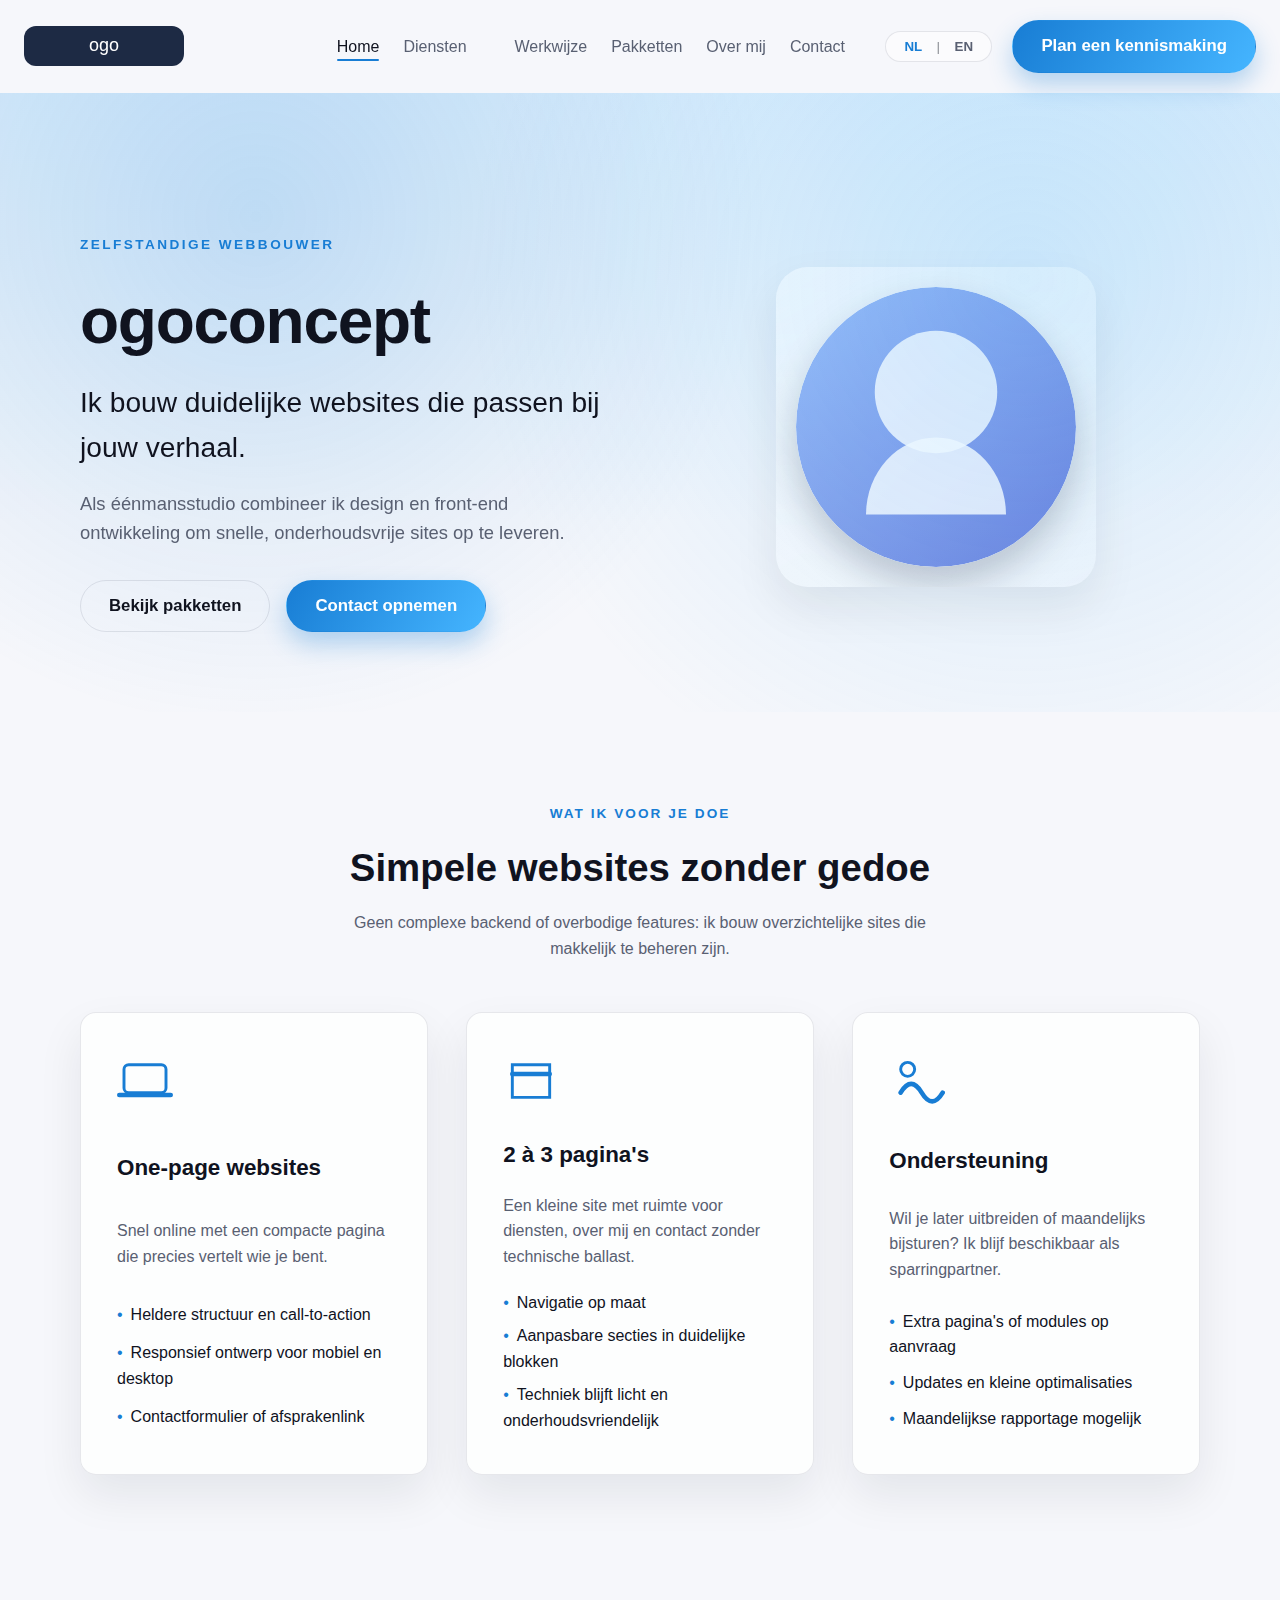
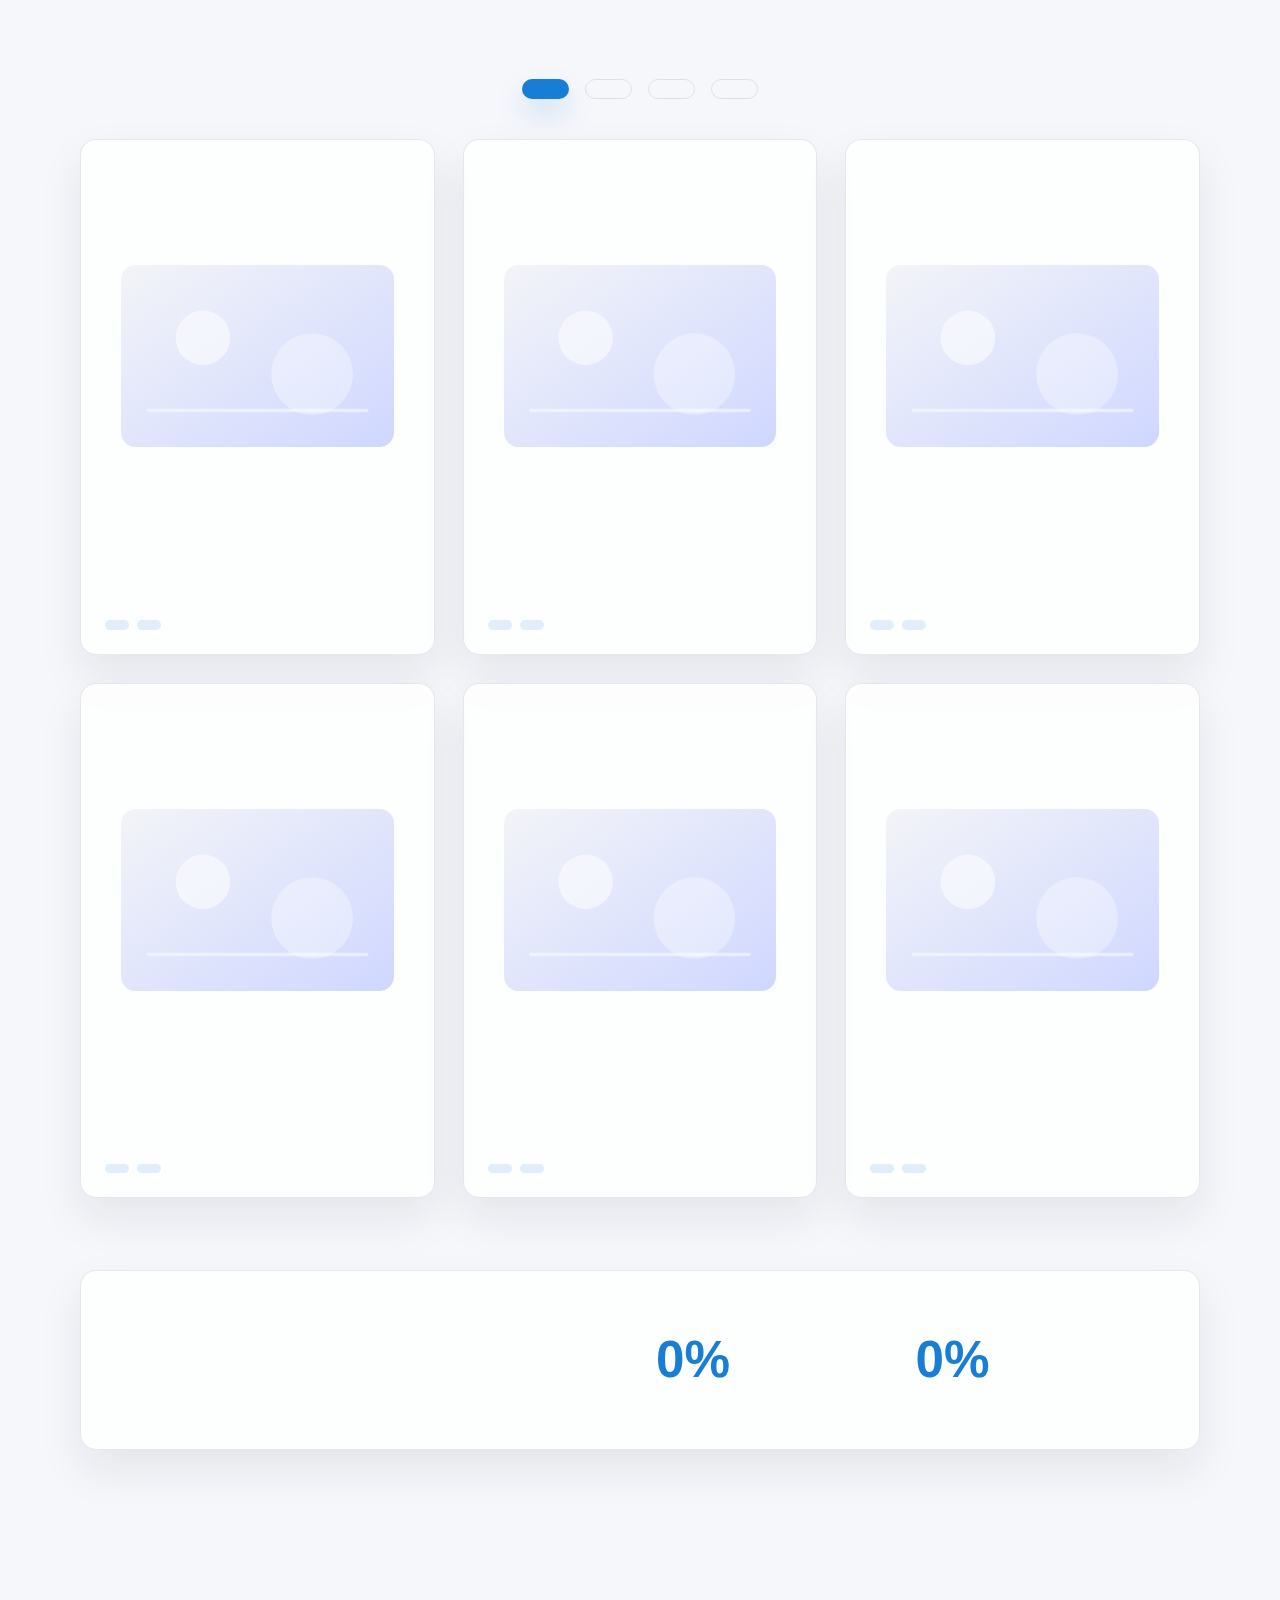
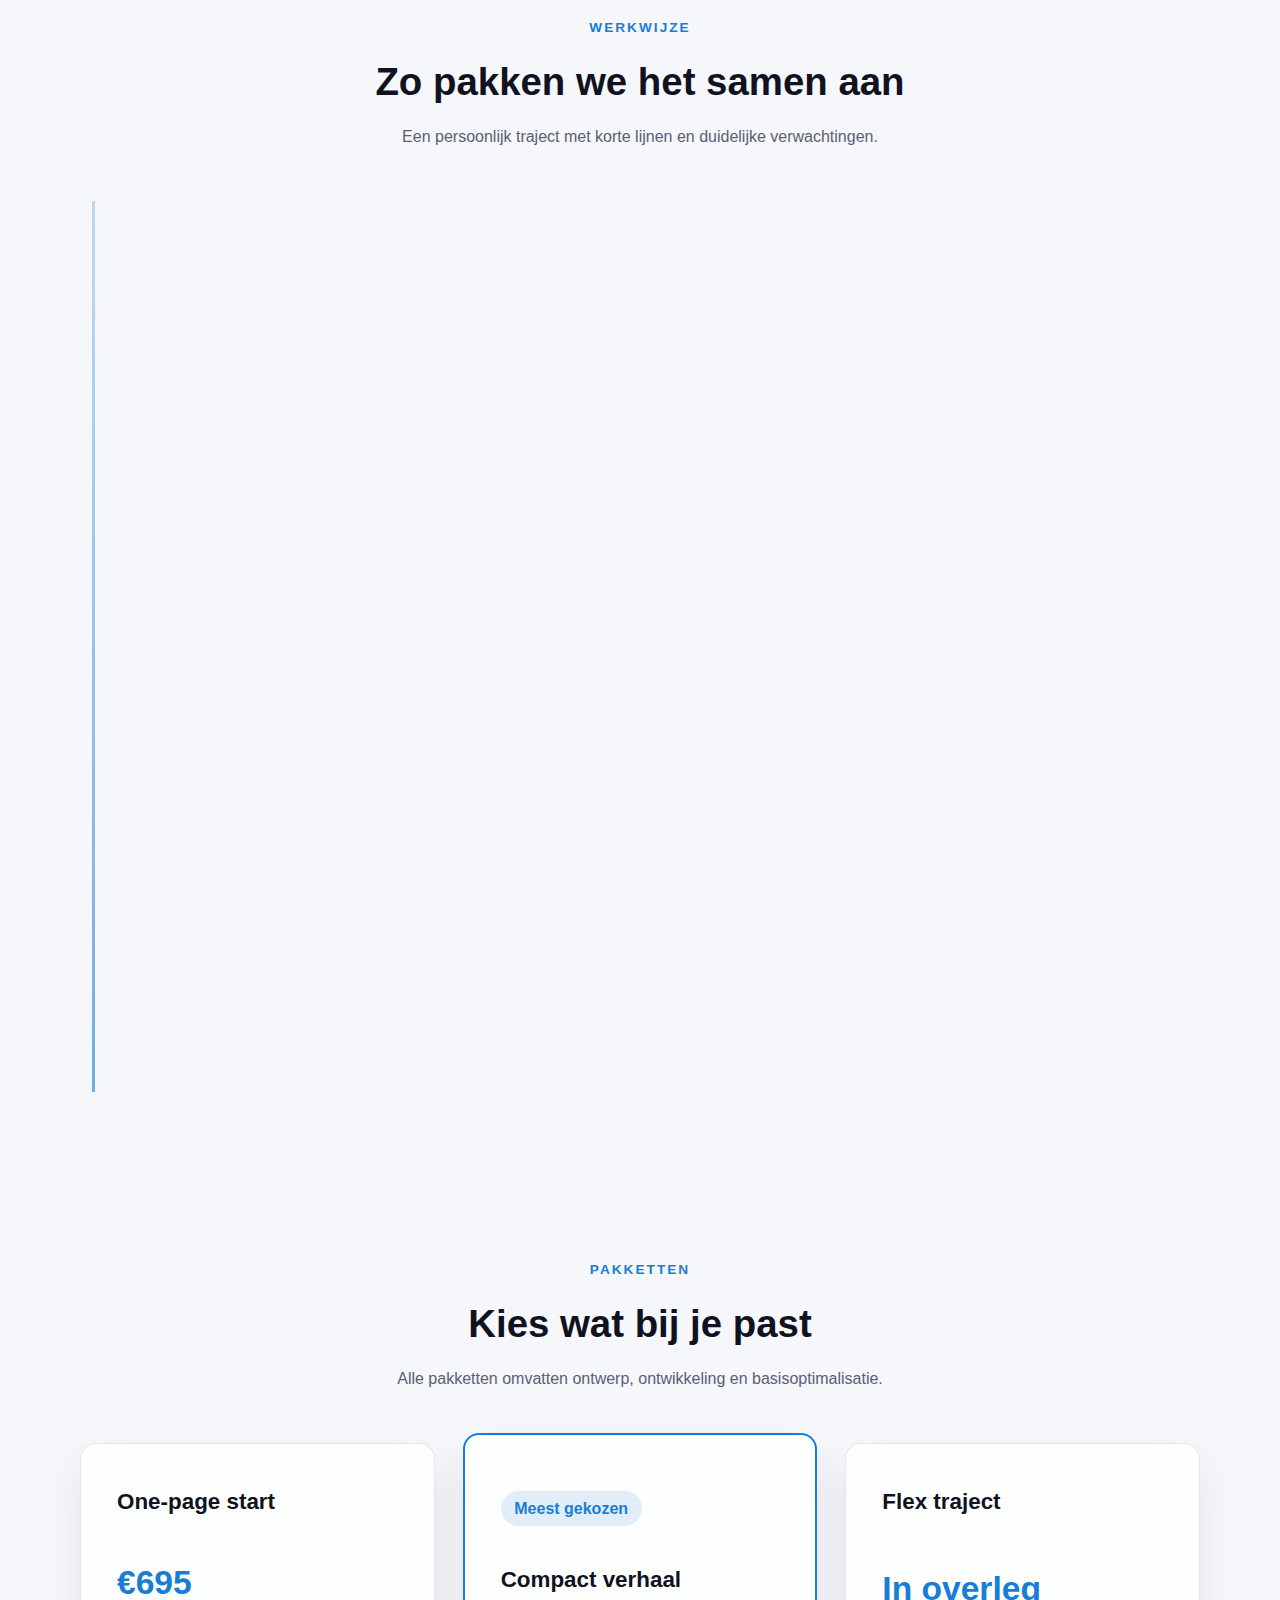
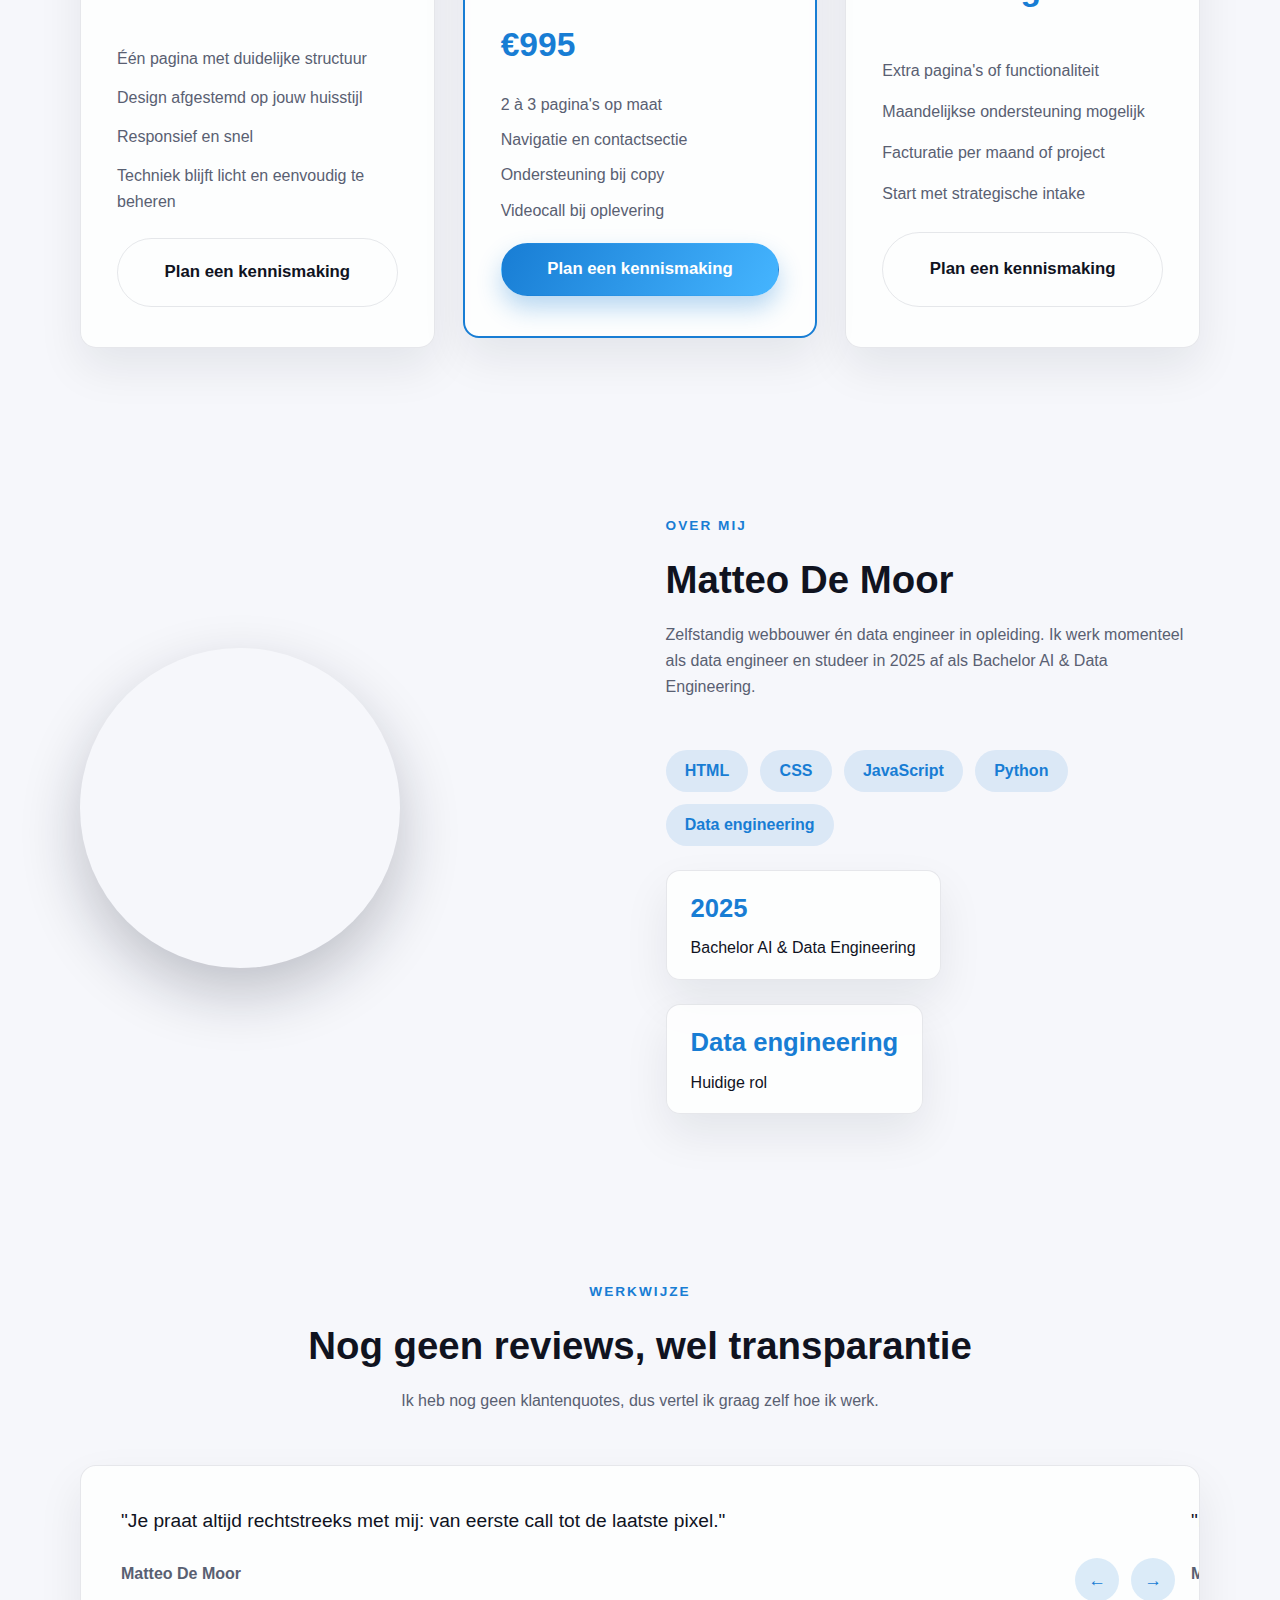
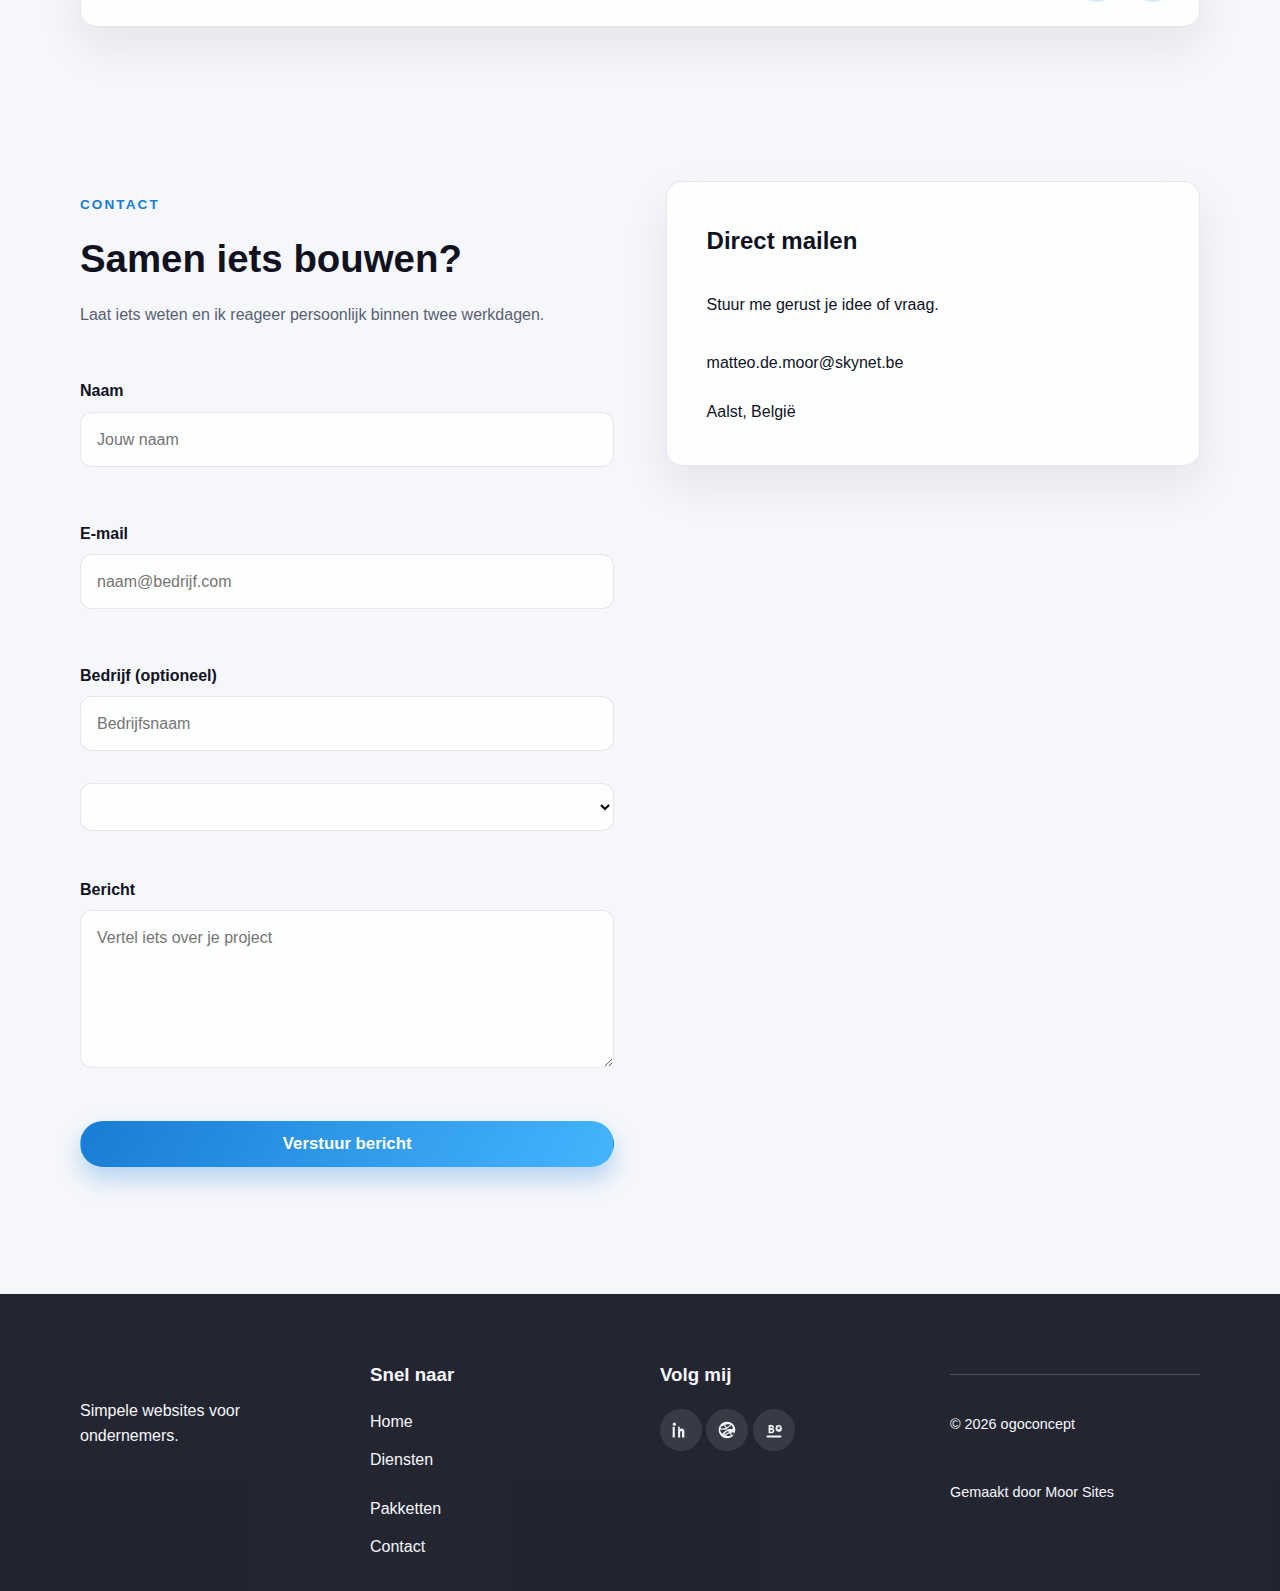
<file: index.html>
<!DOCTYPE html>
<html lang="nl">
<head>
  <meta charset="utf-8" />
  <meta http-equiv="X-UA-Compatible" content="IE=edge" />
  <meta name="viewport" content="width=device-width, initial-scale=1" />
  <title data-i18n="meta.title">ogoconcept – Websites die bedrijven laten groeien.</title>
  <meta name="description" content="Digitale partner voor groei met op maat gemaakte websites." data-i18n="meta.description" />
  <meta property="og:type" content="website" />
  <meta property="og:title" content="ogoconcept" data-i18n="meta.ogTitle" />
  <meta property="og:description" content="Websites die bedrijven laten groeien." data-i18n="meta.ogDescription" />
  <meta property="og:url" content="#" />
  <meta property="og:image" content="#" />
  <meta name="twitter:card" content="summary_large_image" />
  <meta name="twitter:title" content="ogoconcept" data-i18n="meta.twitterTitle" />
  <meta name="twitter:description" content="Websites die bedrijven laten groeien." data-i18n="meta.twitterDescription" />
  <link rel="icon" type="image/svg+xml" href="assets/logo-placeholder.svg" />
  <link rel="stylesheet" href="styles.css" />
  <script type="application/ld+json" id="organization-schema">
  {
    "@context": "https://schema.org",
    "@type": "Organization",
    "name": "ogoconcept",
    "slogan": "Websites die bedrijven laten groeien.",
    "url": "#",
    "contactPoint": {
      "@type": "ContactPoint",
      "contactType": "customer service",
      "email": "hello@ogoconcept.be",
      "telephone": "+32 470 12 34 56",
      "areaServed": "BE"
    }
  }
  </script>
</head>
<body>
  <header class="site-header" id="top">
    <nav class="nav" aria-label="Hoofd navigatie">
      <a href="#top" class="nav__logo" aria-label="ogoconcept homepage">
        <!-- Vervang logo-placeholder.svg door het echte logo -->
        <img src="assets/logo-placeholder.svg" alt="ogoconcept logo" width="160" height="40" loading="lazy" />
      </a>
      <button class="nav__toggle" aria-expanded="false" aria-controls="nav-menu" aria-label="Menu">
        <span></span>
        <span></span>
        <span></span>
      </button>
      <div class="nav__menu" id="nav-menu">
        <ul class="nav__list">
          <li><a href="#home" class="nav__link" data-i18n="nav.home"></a></li>
          <li><a href="#services" class="nav__link" data-i18n="nav.services"></a></li>
          <li><a href="#portfolio" class="nav__link" data-i18n="nav.portfolio"></a></li>
          <li><a href="#process" class="nav__link" data-i18n="nav.process"></a></li>
          <li><a href="#pricing" class="nav__link" data-i18n="nav.pricing"></a></li>
          <li><a href="#about" class="nav__link" data-i18n="nav.about"></a></li>
          <li><a href="#contact" class="nav__link" data-i18n="nav.contact"></a></li>
        </ul>
        <div class="nav__actions">
          <div class="language-toggle" role="group" aria-label="Taal selecteren">
            <button class="language-toggle__button is-active" data-lang="nl" aria-pressed="true">NL</button>
            <span class="language-toggle__divider">|</span>
            <button class="language-toggle__button" data-lang="en" aria-pressed="false">EN</button>
          </div>
          <a href="#contact" class="button button--primary" data-i18n="nav.cta"></a>
        </div>
      </div>
    </nav>
  </header>
  <main>
    <section class="hero" id="home">
      <div class="container hero__content">
        <div class="hero__text">
          <p class="hero__eyebrow" data-i18n="hero.eyebrow"></p>
          <h1 class="hero__title">ogoconcept</h1>
          <p class="hero__subtitle" data-i18n="hero.subtitle"></p>
          <p class="hero__pitch" data-i18n="hero.pitch"></p>
          <div class="hero__actions">
            <a href="#portfolio" class="button button--ghost" data-i18n="hero.secondaryCta"></a>
            <a href="#contact" class="button button--primary" data-i18n="hero.primaryCta"></a>
          </div>
        </div>
        <div class="hero__visual">
          <div class="hero__glass">
            <img src="assets/profile-placeholder.svg" alt="Profielfoto Matteo De Moor" width="320" height="320" loading="lazy" />
          </div>
        </div>
      </div>
    </section>

    <section class="services" id="services">
      <div class="container">
        <div class="section-heading">
          <p class="section-heading__eyebrow" data-i18n="services.eyebrow"></p>
          <h2 class="section-heading__title" data-i18n="services.title"></h2>
          <p class="section-heading__description" data-i18n="services.description"></p>
        </div>
        <div class="services__grid">
          <article class="service-card">
            <div class="service-card__icon" aria-hidden="true">
              <svg viewBox="0 0 48 48" aria-hidden="true">
                <rect x="6" y="10" width="36" height="24" rx="4"></rect>
                <path d="M2 36h44" stroke-width="4" stroke-linecap="round"></path>
              </svg>
            </div>
            <h3 class="service-card__title" data-i18n="services.webdesign.title"></h3>
            <p class="service-card__text" data-i18n="services.webdesign.text"></p>
            <ul class="service-card__list">
              <li data-i18n="services.webdesign.bullets.0"></li>
              <li data-i18n="services.webdesign.bullets.1"></li>
              <li data-i18n="services.webdesign.bullets.2"></li>
            </ul>
          </article>
          <article class="service-card">
            <div class="service-card__icon" aria-hidden="true">
              <svg viewBox="0 0 48 48" aria-hidden="true">
                <path d="M8 10h32v28H8z"></path>
                <path d="M8 18h32" stroke-width="4" stroke-linecap="round"></path>
              </svg>
            </div>
            <h3 class="service-card__title" data-i18n="services.development.title"></h3>
            <p class="service-card__text" data-i18n="services.development.text"></p>
            <ul class="service-card__list">
              <li data-i18n="services.development.bullets.0"></li>
              <li data-i18n="services.development.bullets.1"></li>
              <li data-i18n="services.development.bullets.2"></li>
            </ul>
          </article>
          <article class="service-card">
            <div class="service-card__icon" aria-hidden="true">
              <svg viewBox="0 0 48 48" aria-hidden="true">
                <path d="M10 34c6-10 12-10 18 0s12 10 18 0" stroke-width="4" stroke-linecap="round" fill="none"></path>
                <circle cx="16" cy="14" r="6"></circle>
              </svg>
            </div>
            <h3 class="service-card__title" data-i18n="services.optimization.title"></h3>
            <p class="service-card__text" data-i18n="services.optimization.text"></p>
            <ul class="service-card__list">
              <li data-i18n="services.optimization.bullets.0"></li>
              <li data-i18n="services.optimization.bullets.1"></li>
              <li data-i18n="services.optimization.bullets.2"></li>
            </ul>
          </article>
        </div>
      </div>
    </section>

    <section class="portfolio" id="portfolio">
      <div class="container">
        <div class="section-heading">
          <p class="section-heading__eyebrow" data-i18n="portfolio.eyebrow"></p>
          <h2 class="section-heading__title" data-i18n="portfolio.title"></h2>
          <p class="section-heading__description" data-i18n="portfolio.description"></p>
        </div>
        <div class="portfolio__filters" role="group" aria-label="Portfolio filters">
          <button class="portfolio__filter is-active" data-filter="all" data-i18n="portfolio.filters.all"></button>
          <button class="portfolio__filter" data-filter="landing" data-i18n="portfolio.filters.landing"></button>
          <button class="portfolio__filter" data-filter="shop" data-i18n="portfolio.filters.shop"></button>
          <button class="portfolio__filter" data-filter="corporate" data-i18n="portfolio.filters.corporate"></button>
        </div>
        <div class="portfolio__grid">
          <article class="portfolio-card" data-category="landing">
            <figure class="portfolio-card__media" data-i18n-hover="portfolio.hover">
              <!-- Vervang portfolio-1.svg door projectbeeld -->
              <img src="assets/portfolio-1.svg" alt="Case Horizon Launch" width="600" height="400" loading="lazy" />
            </figure>
            <div class="portfolio-card__body">
              <h3 class="portfolio-card__title" data-i18n="portfolio.items.0.title"></h3>
              <p class="portfolio-card__text" data-i18n="portfolio.items.0.text"></p>
              <ul class="portfolio-card__tags">
                <li data-i18n="portfolio.items.0.tags.0"></li>
                <li data-i18n="portfolio.items.0.tags.1"></li>
              </ul>
            </div>
          </article>
          <article class="portfolio-card" data-category="shop">
            <figure class="portfolio-card__media" data-i18n-hover="portfolio.hover">
              <img src="assets/portfolio-2.svg" alt="Case Aurora Commerce" width="600" height="400" loading="lazy" />
            </figure>
            <div class="portfolio-card__body">
              <h3 class="portfolio-card__title" data-i18n="portfolio.items.1.title"></h3>
              <p class="portfolio-card__text" data-i18n="portfolio.items.1.text"></p>
              <ul class="portfolio-card__tags">
                <li data-i18n="portfolio.items.1.tags.0"></li>
                <li data-i18n="portfolio.items.1.tags.1"></li>
              </ul>
            </div>
          </article>
          <article class="portfolio-card" data-category="corporate">
            <figure class="portfolio-card__media" data-i18n-hover="portfolio.hover">
              <img src="assets/portfolio-3.svg" alt="Case Vertex Consulting" width="600" height="400" loading="lazy" />
            </figure>
            <div class="portfolio-card__body">
              <h3 class="portfolio-card__title" data-i18n="portfolio.items.2.title"></h3>
              <p class="portfolio-card__text" data-i18n="portfolio.items.2.text"></p>
              <ul class="portfolio-card__tags">
                <li data-i18n="portfolio.items.2.tags.0"></li>
                <li data-i18n="portfolio.items.2.tags.1"></li>
              </ul>
            </div>
          </article>
          <article class="portfolio-card" data-category="landing">
            <figure class="portfolio-card__media" data-i18n-hover="portfolio.hover">
              <img src="assets/portfolio-4.svg" alt="Case Nova Summit" width="600" height="400" loading="lazy" />
            </figure>
            <div class="portfolio-card__body">
              <h3 class="portfolio-card__title" data-i18n="portfolio.items.3.title"></h3>
              <p class="portfolio-card__text" data-i18n="portfolio.items.3.text"></p>
              <ul class="portfolio-card__tags">
                <li data-i18n="portfolio.items.3.tags.0"></li>
                <li data-i18n="portfolio.items.3.tags.1"></li>
              </ul>
            </div>
          </article>
          <article class="portfolio-card" data-category="shop">
            <figure class="portfolio-card__media" data-i18n-hover="portfolio.hover">
              <img src="assets/portfolio-5.svg" alt="Case Stellar Boutique" width="600" height="400" loading="lazy" />
            </figure>
            <div class="portfolio-card__body">
              <h3 class="portfolio-card__title" data-i18n="portfolio.items.4.title"></h3>
              <p class="portfolio-card__text" data-i18n="portfolio.items.4.text"></p>
              <ul class="portfolio-card__tags">
                <li data-i18n="portfolio.items.4.tags.0"></li>
                <li data-i18n="portfolio.items.4.tags.1"></li>
              </ul>
            </div>
          </article>
          <article class="portfolio-card" data-category="corporate">
            <figure class="portfolio-card__media" data-i18n-hover="portfolio.hover">
              <img src="assets/portfolio-6.svg" alt="Case Beacon Partners" width="600" height="400" loading="lazy" />
            </figure>
            <div class="portfolio-card__body">
              <h3 class="portfolio-card__title" data-i18n="portfolio.items.5.title"></h3>
              <p class="portfolio-card__text" data-i18n="portfolio.items.5.text"></p>
              <ul class="portfolio-card__tags">
                <li data-i18n="portfolio.items.5.tags.0"></li>
                <li data-i18n="portfolio.items.5.tags.1"></li>
              </ul>
            </div>
          </article>
        </div>
        <div class="portfolio-highlight" aria-live="polite">
          <div class="portfolio-highlight__content">
            <h3 class="portfolio-highlight__title" data-i18n="portfolio.highlight.title"></h3>
            <p class="portfolio-highlight__text" data-i18n="portfolio.highlight.text"></p>
          </div>
          <div class="portfolio-highlight__stats">
            <div class="portfolio-highlight__stat">
              <span class="portfolio-highlight__number" data-target="42">0%</span>
              <span class="portfolio-highlight__label" data-i18n="portfolio.highlight.stats.0"></span>
            </div>
            <div class="portfolio-highlight__stat">
              <span class="portfolio-highlight__number" data-target="68">0%</span>
              <span class="portfolio-highlight__label" data-i18n="portfolio.highlight.stats.1"></span>
            </div>
          </div>
        </div>
      </div>
    </section>

    <section class="process" id="process">
      <div class="container">
        <div class="section-heading">
          <p class="section-heading__eyebrow" data-i18n="process.eyebrow"></p>
          <h2 class="section-heading__title" data-i18n="process.title"></h2>
          <p class="section-heading__description" data-i18n="process.description"></p>
        </div>
        <ol class="process__timeline">
          <li class="process-step" data-step="01">
            <h3 class="process-step__title" data-i18n="process.steps.0.title"></h3>
            <p class="process-step__text" data-i18n="process.steps.0.text"></p>
          </li>
          <li class="process-step" data-step="02">
            <h3 class="process-step__title" data-i18n="process.steps.1.title"></h3>
            <p class="process-step__text" data-i18n="process.steps.1.text"></p>
          </li>
          <li class="process-step" data-step="03">
            <h3 class="process-step__title" data-i18n="process.steps.2.title"></h3>
            <p class="process-step__text" data-i18n="process.steps.2.text"></p>
          </li>
          <li class="process-step" data-step="04">
            <h3 class="process-step__title" data-i18n="process.steps.3.title"></h3>
            <p class="process-step__text" data-i18n="process.steps.3.text"></p>
          </li>
          <li class="process-step" data-step="05">
            <h3 class="process-step__title" data-i18n="process.steps.4.title"></h3>
            <p class="process-step__text" data-i18n="process.steps.4.text"></p>
          </li>
        </ol>
      </div>
    </section>

    <section class="pricing" id="pricing">
      <div class="container">
        <div class="section-heading">
          <p class="section-heading__eyebrow" data-i18n="pricing.eyebrow"></p>
          <h2 class="section-heading__title" data-i18n="pricing.title"></h2>
          <p class="section-heading__description" data-i18n="pricing.description"></p>
        </div>
        <div class="pricing__grid">
          <article class="pricing-card">
            <p class="pricing-card__plan" data-i18n="pricing.plans.0.name"></p>
            <p class="pricing-card__price" data-i18n="pricing.plans.0.price"></p>
            <ul class="pricing-card__features">
              <li data-i18n="pricing.plans.0.features.0"></li>
              <li data-i18n="pricing.plans.0.features.1"></li>
              <li data-i18n="pricing.plans.0.features.2"></li>
              <li data-i18n="pricing.plans.0.features.3"></li>
            </ul>
            <a href="#contact" class="button button--ghost" data-i18n="pricing.cta"></a>
          </article>
          <article class="pricing-card pricing-card--featured">
            <p class="pricing-card__badge" data-i18n="pricing.featured"></p>
            <p class="pricing-card__plan" data-i18n="pricing.plans.1.name"></p>
            <p class="pricing-card__price" data-i18n="pricing.plans.1.price"></p>
            <ul class="pricing-card__features">
              <li data-i18n="pricing.plans.1.features.0"></li>
              <li data-i18n="pricing.plans.1.features.1"></li>
              <li data-i18n="pricing.plans.1.features.2"></li>
              <li data-i18n="pricing.plans.1.features.3"></li>
            </ul>
            <a href="#contact" class="button button--primary" data-i18n="pricing.cta"></a>
          </article>
          <article class="pricing-card">
            <p class="pricing-card__plan" data-i18n="pricing.plans.2.name"></p>
            <p class="pricing-card__price" data-i18n="pricing.plans.2.price"></p>
            <ul class="pricing-card__features">
              <li data-i18n="pricing.plans.2.features.0"></li>
              <li data-i18n="pricing.plans.2.features.1"></li>
              <li data-i18n="pricing.plans.2.features.2"></li>
              <li data-i18n="pricing.plans.2.features.3"></li>
            </ul>
            <a href="#contact" class="button button--ghost" data-i18n="pricing.cta"></a>
          </article>
        </div>
      </div>
    </section>

    <section class="about" id="about">
      <div class="container about__layout">
        <div class="about__media">
          <!-- Vervang profile-placeholder.svg door een echte foto -->
          <img src="assets/profile-placeholder.svg" alt="Profielfoto Matteo De Moor" width="320" height="320" loading="lazy" />
        </div>
        <div class="about__content">
          <div class="section-heading section-heading--left">
            <p class="section-heading__eyebrow" data-i18n="about.eyebrow"></p>
            <h2 class="section-heading__title" data-i18n="about.title"></h2>
            <p class="section-heading__description" data-i18n="about.description"></p>
          </div>
          <ul class="about__skills">
            <li data-i18n="about.skills.0"></li>
            <li data-i18n="about.skills.1"></li>
            <li data-i18n="about.skills.2"></li>
            <li data-i18n="about.skills.3"></li>
            <li data-i18n="about.skills.4"></li>
          </ul>
          <div class="about__badges">
            <div class="about__badge">
              <span class="about__badge-number" data-i18n="about.badges.0.value"></span>
              <span class="about__badge-label" data-i18n="about.badges.0.label"></span>
            </div>
            <div class="about__badge">
              <span class="about__badge-number" data-i18n="about.badges.1.value"></span>
              <span class="about__badge-label" data-i18n="about.badges.1.label"></span>
            </div>
          </div>
        </div>
      </div>
    </section>

    <section class="testimonials" id="testimonials" aria-label="Testimonials">
      <div class="container">
        <div class="section-heading">
          <p class="section-heading__eyebrow" data-i18n="testimonials.eyebrow"></p>
          <h2 class="section-heading__title" data-i18n="testimonials.title"></h2>
          <p class="section-heading__description" data-i18n="testimonials.description"></p>
        </div>
        <div class="testimonial-slider" aria-roledescription="carousel" aria-label="Klantreacties">
          <div class="testimonial-slider__track" role="group">
            <article class="testimonial" aria-label="Testimonial 1">
              <blockquote class="testimonial__quote" data-i18n="testimonials.items.0.quote"></blockquote>
              <p class="testimonial__author" data-i18n="testimonials.items.0.author"></p>
            </article>
            <article class="testimonial" aria-label="Testimonial 2">
              <blockquote class="testimonial__quote" data-i18n="testimonials.items.1.quote"></blockquote>
              <p class="testimonial__author" data-i18n="testimonials.items.1.author"></p>
            </article>
            <article class="testimonial" aria-label="Testimonial 3">
              <blockquote class="testimonial__quote" data-i18n="testimonials.items.2.quote"></blockquote>
              <p class="testimonial__author" data-i18n="testimonials.items.2.author"></p>
            </article>
          </div>
          <div class="testimonial-slider__controls">
            <button class="testimonial-slider__button" data-direction="prev" aria-label="Vorige testimonial">&#8592;</button>
            <button class="testimonial-slider__button" data-direction="next" aria-label="Volgende testimonial">&#8594;</button>
          </div>
        </div>
      </div>
    </section>

    <section class="contact" id="contact">
      <div class="container contact__layout">
        <div class="contact__form-wrapper">
          <div class="section-heading section-heading--left">
            <p class="section-heading__eyebrow" data-i18n="contact.eyebrow"></p>
            <h2 class="section-heading__title" data-i18n="contact.title"></h2>
            <p class="section-heading__description" data-i18n="contact.description"></p>
          </div>
          <form class="contact-form" novalidate>
            <div class="contact-form__group">
              <label for="name" data-i18n="contact.form.name.label"></label>
              <input type="text" id="name" name="name" autocomplete="name" required placeholder="" data-placeholder="contact.form.name.placeholder" />
              <span class="contact-form__error" data-i18n="contact.form.name.error"></span>
            </div>
            <div class="contact-form__group">
              <label for="email" data-i18n="contact.form.email.label"></label>
              <input type="email" id="email" name="email" autocomplete="email" required placeholder="" data-placeholder="contact.form.email.placeholder" />
              <span class="contact-form__error" data-i18n="contact.form.email.error"></span>
            </div>
            <div class="contact-form__group">
              <label for="company" data-i18n="contact.form.company.label"></label>
              <input type="text" id="company" name="company" autocomplete="organization" placeholder="" data-placeholder="contact.form.company.placeholder" />
            </div>
            <div class="contact-form__group">
              <label for="budget" data-i18n="contact.form.budget.label"></label>
              <select id="budget" name="budget" required>
                <option value="" data-i18n="contact.form.budget.placeholder"></option>
                <option value="5000" data-i18n="contact.form.budget.options.0"></option>
                <option value="10000" data-i18n="contact.form.budget.options.1"></option>
                <option value="15000" data-i18n="contact.form.budget.options.2"></option>
              </select>
              <span class="contact-form__error" data-i18n="contact.form.budget.error"></span>
            </div>
            <div class="contact-form__group">
              <label for="message" data-i18n="contact.form.message.label"></label>
              <textarea id="message" name="message" rows="5" required placeholder="" data-placeholder="contact.form.message.placeholder"></textarea>
              <span class="contact-form__error" data-i18n="contact.form.message.error"></span>
            </div>
            <button type="submit" class="button button--primary" data-i18n="contact.form.submit"></button>
            <p class="contact-form__success" role="status" aria-live="polite" data-i18n="contact.form.success"></p>
          </form>
        </div>
        <aside class="contact__info">
          <h3 class="contact__info-title" data-i18n="contact.info.title"></h3>
          <p data-i18n="contact.info.text"></p>
          <ul class="contact__info-list">
            <li><a href="mailto:hello@ogoconcept.be" data-i18n="contact.info.email"></a></li>
            <li><a href="tel:+32470123456" data-i18n="contact.info.phone"></a></li>
            <li data-i18n="contact.info.location"></li>
          </ul>
        </aside>
      </div>
    </section>
  </main>

  <footer class="footer">
    <div class="container footer__layout">
      <div class="footer__brand">
        <!-- Vervang logo-placeholder.svg door het echte logo -->
        <img src="assets/logo-placeholder.svg" alt="ogoconcept logo" width="160" height="40" loading="lazy" />
        <p data-i18n="footer.tagline"></p>
      </div>
      <div class="footer__links">
        <h3 class="footer__title" data-i18n="footer.links"></h3>
        <ul>
          <li><a href="#home" data-i18n="nav.home"></a></li>
          <li><a href="#services" data-i18n="nav.services"></a></li>
          <li><a href="#portfolio" data-i18n="nav.portfolio"></a></li>
          <li><a href="#pricing" data-i18n="nav.pricing"></a></li>
          <li><a href="#contact" data-i18n="nav.contact"></a></li>
        </ul>
      </div>
      <div class="footer__social">
        <h3 class="footer__title" data-i18n="footer.follow"></h3>
        <div class="footer__social-icons">
          <a href="#" aria-label="LinkedIn" class="footer__icon">
            <svg viewBox="0 0 24 24" aria-hidden="true"><path d="M4 3a2 2 0 1 1 0 4 2 2 0 0 1 0-4Zm.5 5H2v13h2.5V8Zm6.5 0H8.5v13H11v-6.5c0-1.8 2.2-2 2.2 0V21H16v-7.6c0-4-4.6-3.9-5.5-1.9V8Z"/></svg>
          </a>
          <a href="#" aria-label="Dribbble" class="footer__icon">
            <svg viewBox="0 0 24 24" aria-hidden="true"><path d="M12 2a10 10 0 1 0 0 20 10 10 0 0 0 0-20Zm6.7 9.2c-2.5-.4-4.5-.4-6.2.1-.2-.4-.3-.6-.6-1.2 3.3-1.3 4.7-3.2 5.1-3.7 1 .4 1.7 1.4 1.7 2.4 0 .9 0 1.6-.1 2.4ZM16 5.3c-.4.6-1.7 2.3-4.6 3.4a66 66 0 0 0-1.9-3c1.2-.5 2.4-.7 3.7-.7 1 0 1.9.1 2.8.3ZM8.2 6.2c.5.7 1.4 2 2.4 3.5-2.5.7-5.7.7-6.6.7a5.5 5.5 0 0 1 4.2-4.2Zm-4.4 6.2v-.6c1.1 0 4.7 0 7.8-.8l.6 1c-3.3 1-5.1 3.8-5.6 4.7a5.5 5.5 0 0 1-2.8-4.3Zm4.9 5.1c.3-.6 1.7-3.2 4.8-4.2.2.5.4 1 .6 1.6-2.8.7-4.7 2.3-5.4 3a5.6 5.6 0 0 1-.1-.4Zm2 .7c.7-.6 2.5-1.9 5-2.4.3 1.1.5 2.2.7 3.4a8.3 8.3 0 0 1-5.7-1Zm7 0c-.2-.9-.4-2-.7-3.1 1.3-.2 2.9-.2 4.8.2a5.5 5.5 0 0 1-4 2.9Z"/></svg>
          </a>
          <a href="#" aria-label="Behance" class="footer__icon">
            <svg viewBox="0 0 24 24" aria-hidden="true"><path d="M5.5 6H9c1.7 0 2.9 1.1 2.9 2.5 0 1.1-.6 1.8-1.5 2.1 1.2.3 2 1.2 2 2.4C12.4 14.6 11.2 16 9.1 16H5.5V6Zm3.4 3.8c.8 0 1.2-.4 1.2-.9 0-.5-.4-.9-1.2-.9H7.7v1.8h1.2Zm.3 4.2c.9 0 1.4-.4 1.4-1s-.5-1-1.4-1H7.7v2h1.5ZM17.7 6c1.8 0 3.2 1 3.6 2.9h-2c-.2-.7-.8-1.1-1.6-1.1-.9 0-1.6.5-1.7 1.4h5.4c.1.4.1.7.1.9 0 2.4-1.5 4.1-3.8 4.1-2.4 0-3.9-1.7-3.9-4.2 0-2.5 1.5-4 3.9-4Zm1.7 5.1c-.1-.9-.7-1.4-1.7-1.4s-1.6.6-1.7 1.4h3.4ZM14.5 6.6h3.8v1h-3.8v-1ZM4.2 18.7h15.6a1.1 1.1 0 0 1 0 2.3H4.2a1.1 1.1 0 0 1 0-2.3Z"/></svg>
          </a>
        </div>
      </div>
      <div class="footer__meta">
        <p class="footer__copyright">© <span id="current-year"></span> ogoconcept</p>
        <p class="footer__credits" data-i18n="footer.credits"></p>
      </div>
    </div>
  </footer>
  <script type="module" src="app.js"></script>
</body>
</html>
</file>
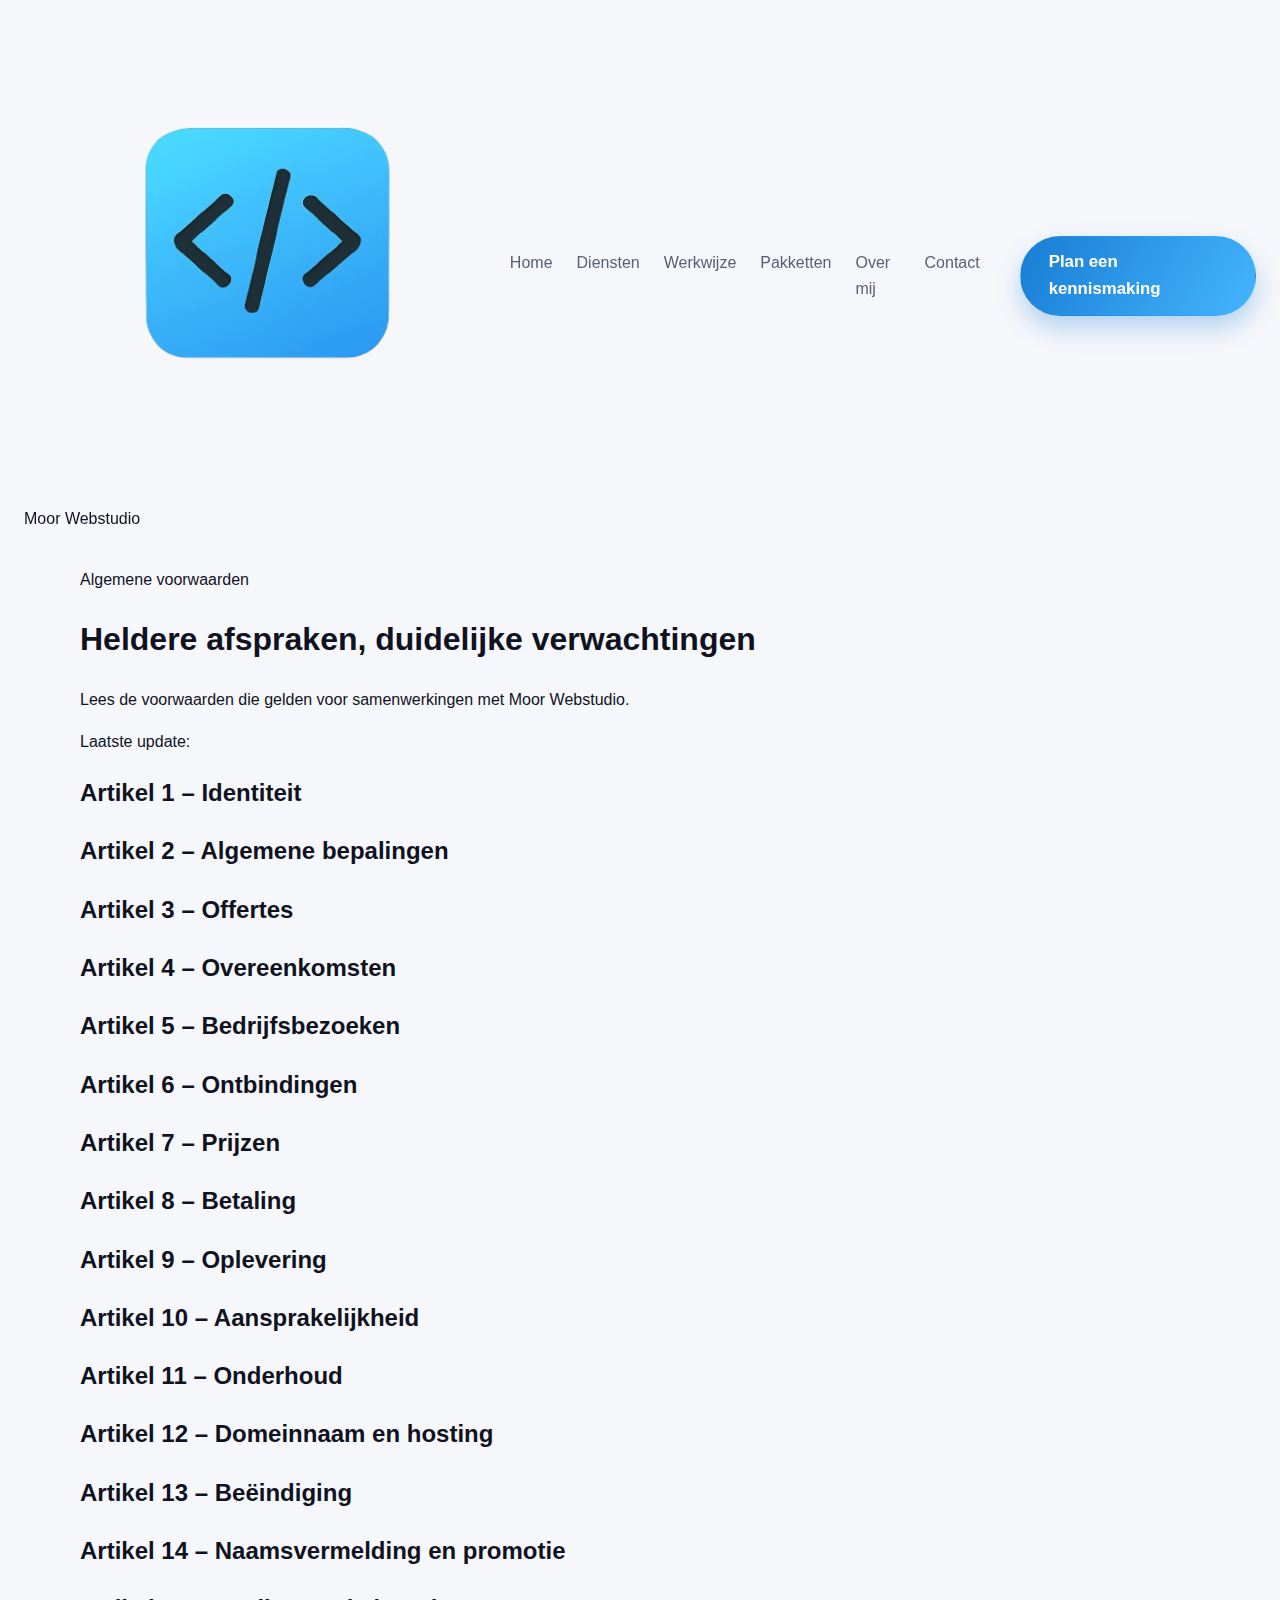
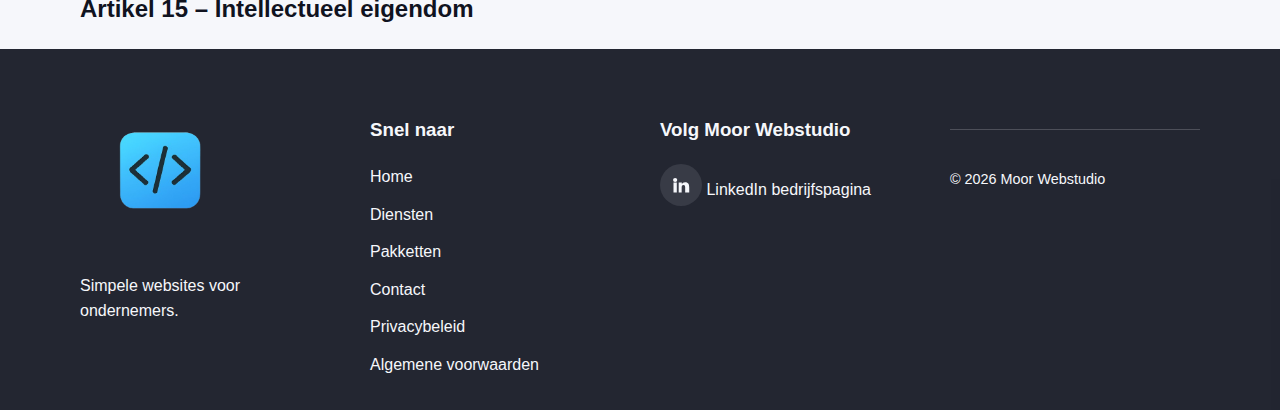
<file: algemene-voorwaarden.html>
<!DOCTYPE html>
<html lang="nl">
<head>
  <meta charset="utf-8" />
  <meta name="viewport" content="width=device-width, initial-scale=1" />
  <title>Algemene voorwaarden | Moor Webstudio</title>
  <meta name="description" content="Algemene voorwaarden van Moor Webstudio, geldig vanaf april 2023." />
  <link rel="icon" type="image/png" sizes="32x32" href="images/logo.png" />
  <link rel="shortcut icon" href="images/logo.png" />
  <link rel="stylesheet" href="styles.css" />
</head>
<body>
  <header class="site-header" id="top">
    <nav class="nav" aria-label="Hoofd navigatie">
      <a href="index.html#top" class="nav__logo" aria-label="Moor Webstudio homepage">
        <img src="images/logo.png" alt="" aria-hidden="true" />
        <span>Moor Webstudio</span>
      </a>
      <button class="nav__toggle" aria-expanded="false" aria-controls="nav-menu" aria-label="Menu">
        <span></span>
        <span></span>
        <span></span>
      </button>
      <div class="nav__menu" id="nav-menu">
        <ul class="nav__list">
          <li><a href="index.html#home" class="nav__link">Home</a></li>
          <li><a href="index.html#services" class="nav__link">Diensten</a></li>
          <li><a href="index.html#process" class="nav__link">Werkwijze</a></li>
          <li><a href="index.html#pricing" class="nav__link">Pakketten</a></li>
          <li><a href="index.html#about" class="nav__link">Over mij</a></li>
          <li><a href="index.html#contact" class="nav__link">Contact</a></li>
        </ul>
        <div class="nav__actions">
          <a href="index.html#contact" class="button button--primary">Plan een kennismaking</a>
        </div>
      </div>
    </nav>
  </header>

  <main>
    <section class="page-hero">
      <div class="container">
        <p class="page-hero__eyebrow">Algemene voorwaarden</p>
        <h1 class="page-hero__title">Heldere afspraken, duidelijke verwachtingen</h1>
        <p class="page-hero__subtitle">Lees de voorwaarden die gelden voor samenwerkingen met Moor Webstudio.</p>
        <p class="page-hero__meta">Laatste update: </p>
      </div>
    </section>

    <section class="legal">
      <div class="container legal__content">
        <div class="legal__intro">
          <h2>Artikel 1 – Identiteit</h2>
        </div>

        <div class="legal__section">
          <h2>Artikel 2 – Algemene bepalingen</h2>
        </div>

        <div class="legal__section">
          <h2>Artikel 3 – Offertes</h2>
        </div>

        <div class="legal__section">
          <h2>Artikel 4 – Overeenkomsten</h2>
        </div>

        <div class="legal__section">
          <h2>Artikel 5 – Bedrijfsbezoeken</h2>
        </div>

        <div class="legal__section">
          <h2>Artikel 6 – Ontbindingen</h2>
        </div>

        <div class="legal__section">
          <h2>Artikel 7 – Prijzen</h2>
        </div>

        <div class="legal__section">
          <h2>Artikel 8 – Betaling</h2>
        </div>

        <div class="legal__section">
          <h2>Artikel 9 – Oplevering</h2>
        </div>

        <div class="legal__section">
          <h2>Artikel 10 – Aansprakelijkheid</h2>
        </div>

        <div class="legal__section">
          <h2>Artikel 11 – Onderhoud</h2>
        </div>

        <div class="legal__section">
          <h2>Artikel 12 – Domeinnaam en hosting</h2>
        </div>

        <div class="legal__section">
          <h2>Artikel 13 – Beëindiging</h2>
        </div>

        <div class="legal__section">
          <h2>Artikel 14 – Naamsvermelding en promotie</h2>
        </div>

        <div class="legal__section">
          <h2>Artikel 15 – Intellectueel eigendom</h2>
        </div>
      </div>
    </section>
  </main>

  <footer class="footer">
    <div class="container footer__layout">
      <div class="footer__brand">
        <img src="images/logo.png" alt="Moor Webstudio logo" width="160" height="160" loading="lazy" />
        <p>Simpele websites voor ondernemers.</p>
      </div>
      <div class="footer__links">
        <h3 class="footer__title">Snel naar</h3>
        <ul>
          <li><a href="index.html#home">Home</a></li>
          <li><a href="index.html#services">Diensten</a></li>
          <li><a href="index.html#pricing">Pakketten</a></li>
          <li><a href="index.html#contact">Contact</a></li>
          <li><a href="privacybeleid.html">Privacybeleid</a></li>
          <li><a href="algemene-voorwaarden.html">Algemene voorwaarden</a></li>
        </ul>
      </div>
      <div class="footer__social">
        <h3 class="footer__title">Volg Moor Webstudio</h3>
        <a
          href="https://www.linkedin.com/company/moorwebstudio"
          class="footer__social-link"
          target="_blank"
          rel="noopener"
        >
          <span class="footer__icon" aria-hidden="true">
            <svg viewBox="0 0 24 24" aria-hidden="true" focusable="false">
              <path
                d="M4.98 3.5a2.5 2.5 0 1 1 0 5 2.5 2.5 0 0 1 0-5ZM3 9h3.96v12H3V9Zm6.24 0H13v1.75h.05c.55-1.04 1.89-2.14 3.89-2.14 4.16 0 4.93 2.74 4.93 6.3V21H17V15.1c0-1.4-.02-3.2-1.95-3.2-1.95 0-2.25 1.53-2.25 3.1V21H9.24V9Z"
              ></path>
            </svg>
          </span>
          <span>LinkedIn bedrijfspagina</span>
        </a>
      </div>
      <div class="footer__meta">
        <p class="footer__copyright">© <span id="current-year"></span> Moor Webstudio</p>
      </div>
    </div>
  </footer>
  <script src="app.js"></script>
</body>
</html>
</file>
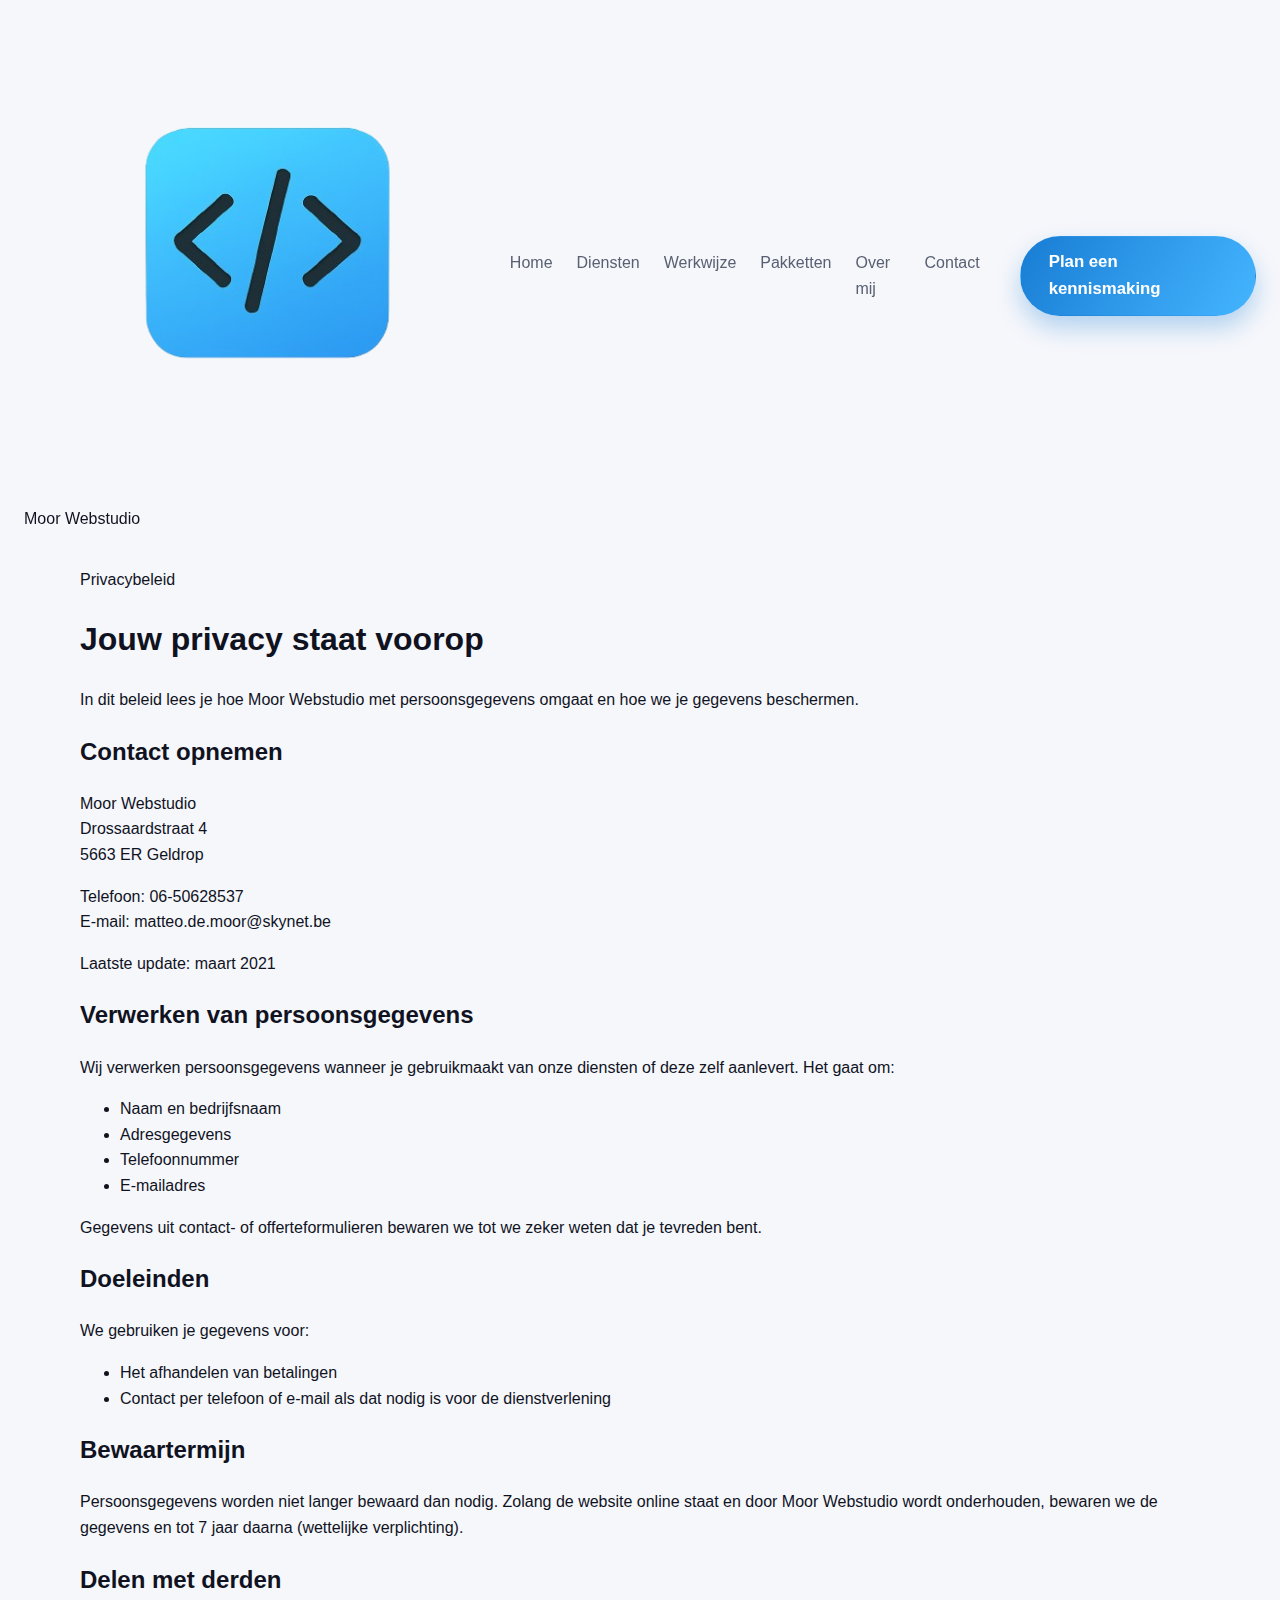
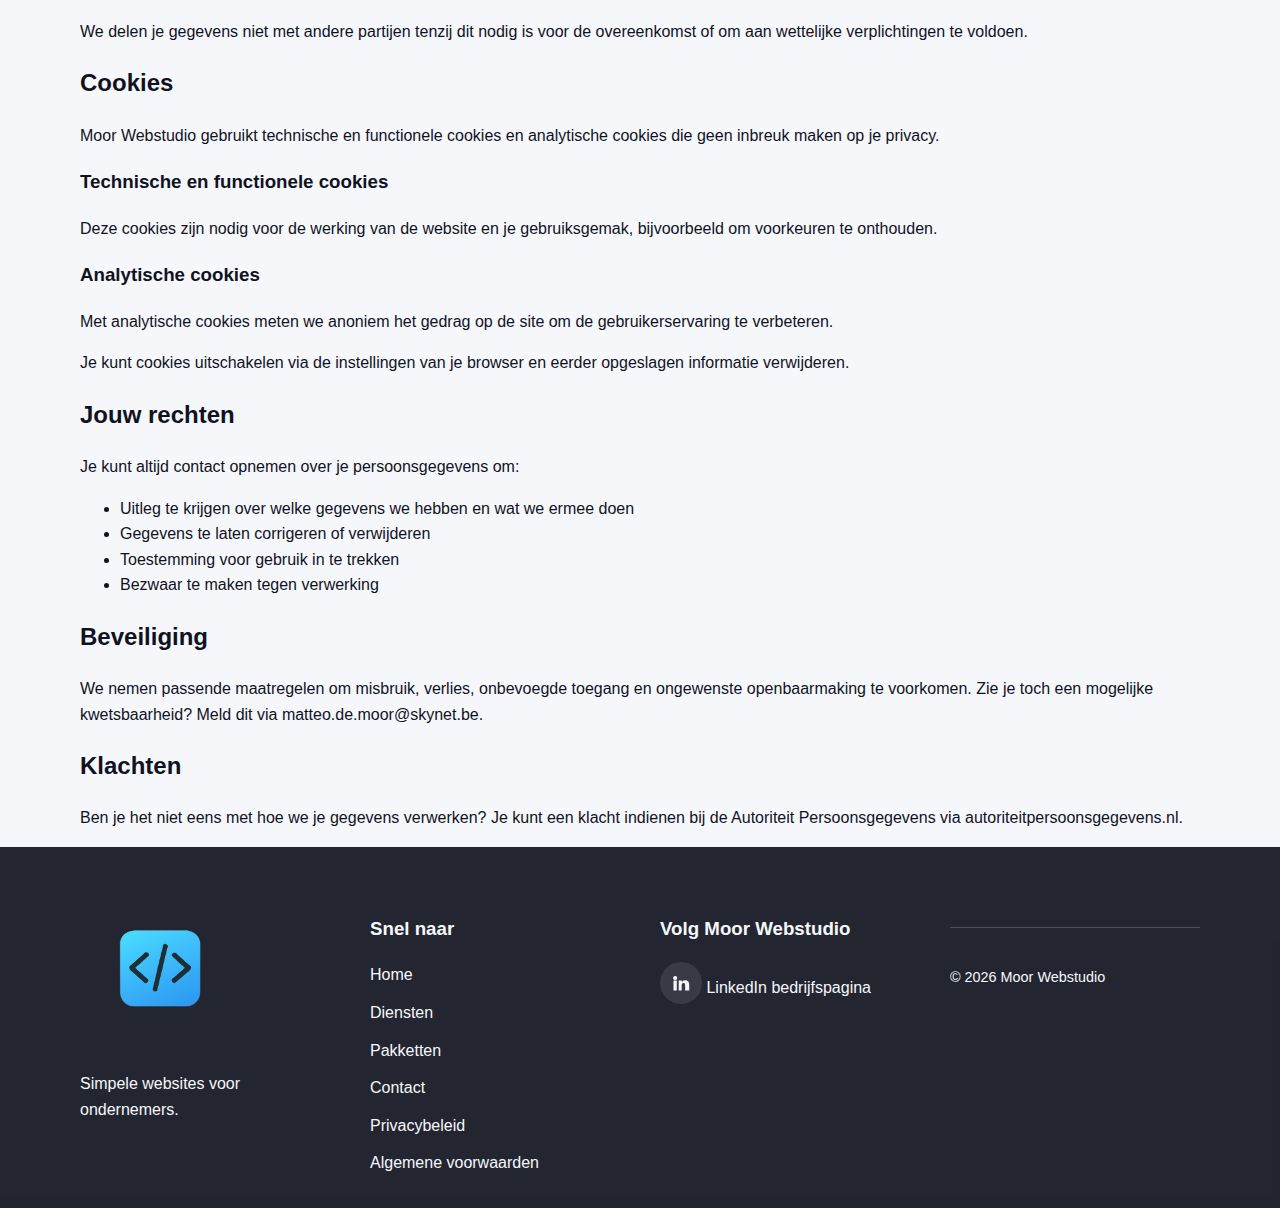
<file: privacybeleid.html>
<!DOCTYPE html>
<html lang="nl">
<head>
  <meta charset="utf-8" />
  <meta name="viewport" content="width=device-width, initial-scale=1" />
  <title>Privacybeleid | Moor Webstudio</title>
  <meta name="description" content="Privacybeleid van Moor Webstudio over het verwerken en beveiligen van persoonsgegevens." />
  <link rel="icon" type="image/png" sizes="32x32" href="images/logo.png" />
  <link rel="shortcut icon" href="images/logo.png" />
  <link rel="stylesheet" href="styles.css" />
</head>
<body>
  <header class="site-header" id="top">
    <nav class="nav" aria-label="Hoofd navigatie">
      <a href="index.html#top" class="nav__logo" aria-label="Moor Webstudio homepage">
        <img src="images/logo.png" alt="" aria-hidden="true" />
        <span>Moor Webstudio</span>
      </a>
      <button class="nav__toggle" aria-expanded="false" aria-controls="nav-menu" aria-label="Menu">
        <span></span>
        <span></span>
        <span></span>
      </button>
      <div class="nav__menu" id="nav-menu">
        <ul class="nav__list">
          <li><a href="index.html#home" class="nav__link">Home</a></li>
          <li><a href="index.html#services" class="nav__link">Diensten</a></li>
          <li><a href="index.html#process" class="nav__link">Werkwijze</a></li>
          <li><a href="index.html#pricing" class="nav__link">Pakketten</a></li>
          <li><a href="index.html#about" class="nav__link">Over mij</a></li>
          <li><a href="index.html#contact" class="nav__link">Contact</a></li>
        </ul>
        <div class="nav__actions">
          <a href="index.html#contact" class="button button--primary">Plan een kennismaking</a>
        </div>
      </div>
    </nav>
  </header>

  <main>
    <section class="page-hero">
      <div class="container">
        <p class="page-hero__eyebrow">Privacybeleid</p>
        <h1 class="page-hero__title">Jouw privacy staat voorop</h1>
        <p class="page-hero__subtitle">In dit beleid lees je hoe Moor Webstudio met persoonsgegevens omgaat en hoe we je gegevens beschermen.</p>
      </div>
    </section>

    <section class="legal">
      <div class="container legal__content">
        <div class="legal__intro">
          <h2>Contact opnemen</h2>
          <p>Moor Webstudio<br />
            Drossaardstraat 4<br />
            5663 ER Geldrop</p>
          <p>Telefoon: 06-50628537<br />
            E-mail: <a href="mailto:info@moor-webdesign.nl">info@moor-webdesign.nl</a></p>
          <p>Laatste update: maart 2021</p>
        </div>

        <div class="legal__section">
          <h2>Verwerken van persoonsgegevens</h2>
          <p>Wij verwerken persoonsgegevens wanneer je gebruikmaakt van onze diensten of deze zelf aanlevert. Het gaat om:</p>
          <ul>
            <li>Naam en bedrijfsnaam</li>
            <li>Adresgegevens</li>
            <li>Telefoonnummer</li>
            <li>E-mailadres</li>
          </ul>
          <p>Gegevens uit contact- of offerteformulieren bewaren we tot we zeker weten dat je tevreden bent.</p>
        </div>

        <div class="legal__section">
          <h2>Doeleinden</h2>
          <p>We gebruiken je gegevens voor:</p>
          <ul>
            <li>Het afhandelen van betalingen</li>
            <li>Contact per telefoon of e-mail als dat nodig is voor de dienstverlening</li>
          </ul>
        </div>

        <div class="legal__section">
          <h2>Bewaartermijn</h2>
          <p>Persoonsgegevens worden niet langer bewaard dan nodig. Zolang de website online staat en door Moor Webstudio wordt onderhouden, bewaren we de gegevens en tot 7 jaar daarna (wettelijke verplichting).</p>
        </div>

        <div class="legal__section">
          <h2>Delen met derden</h2>
          <p>We delen je gegevens niet met andere partijen tenzij dit nodig is voor de overeenkomst of om aan wettelijke verplichtingen te voldoen.</p>
        </div>

        <div class="legal__section">
          <h2>Cookies</h2>
          <p>Moor Webstudio gebruikt technische en functionele cookies en analytische cookies die geen inbreuk maken op je privacy.</p>
          <h3>Technische en functionele cookies</h3>
          <p>Deze cookies zijn nodig voor de werking van de website en je gebruiksgemak, bijvoorbeeld om voorkeuren te onthouden.</p>
          <h3>Analytische cookies</h3>
          <p>Met analytische cookies meten we anoniem het gedrag op de site om de gebruikerservaring te verbeteren.</p>
          <p>Je kunt cookies uitschakelen via de instellingen van je browser en eerder opgeslagen informatie verwijderen.</p>
        </div>

        <div class="legal__section">
          <h2>Jouw rechten</h2>
          <p>Je kunt altijd contact opnemen over je persoonsgegevens om:</p>
          <ul>
            <li>Uitleg te krijgen over welke gegevens we hebben en wat we ermee doen</li>
            <li>Gegevens te laten corrigeren of verwijderen</li>
            <li>Toestemming voor gebruik in te trekken</li>
            <li>Bezwaar te maken tegen verwerking</li>
          </ul>
        </div>

        <div class="legal__section">
          <h2>Beveiliging</h2>
          <p>We nemen passende maatregelen om misbruik, verlies, onbevoegde toegang en ongewenste openbaarmaking te voorkomen. Zie je toch een mogelijke kwetsbaarheid? Meld dit via <a href="mailto:info@moor-webdesign.nl">info@moor-webdesign.nl</a>.</p>
        </div>

        <div class="legal__section">
          <h2>Klachten</h2>
          <p>Ben je het niet eens met hoe we je gegevens verwerken? Je kunt een klacht indienen bij de Autoriteit Persoonsgegevens via <a href="https://autoriteitpersoonsgegevens.nl/nl/contact-met-de-autoriteit-persoonsgegevens/tip-ons" target="_blank" rel="noopener">autoriteitpersoonsgegevens.nl</a>.</p>
        </div>
      </div>
    </section>
  </main>

  <footer class="footer">
    <div class="container footer__layout">
      <div class="footer__brand">
        <img src="images/logo.png" alt="Moor Webstudio logo" width="160" height="160" loading="lazy" />
        <p>Simpele websites voor ondernemers.</p>
      </div>
      <div class="footer__links">
        <h3 class="footer__title">Snel naar</h3>
        <ul>
          <li><a href="index.html#home">Home</a></li>
          <li><a href="index.html#services">Diensten</a></li>
          <li><a href="index.html#pricing">Pakketten</a></li>
          <li><a href="index.html#contact">Contact</a></li>
          <li><a href="privacybeleid.html">Privacybeleid</a></li>
          <li><a href="algemene-voorwaarden.html">Algemene voorwaarden</a></li>
        </ul>
      </div>
      <div class="footer__social">
        <h3 class="footer__title">Volg Moor Webstudio</h3>
        <a
          href="https://www.linkedin.com/company/moorwebstudio"
          class="footer__social-link"
          target="_blank"
          rel="noopener"
        >
          <span class="footer__icon" aria-hidden="true">
            <svg viewBox="0 0 24 24" aria-hidden="true" focusable="false">
              <path
                d="M4.98 3.5a2.5 2.5 0 1 1 0 5 2.5 2.5 0 0 1 0-5ZM3 9h3.96v12H3V9Zm6.24 0H13v1.75h.05c.55-1.04 1.89-2.14 3.89-2.14 4.16 0 4.93 2.74 4.93 6.3V21H17V15.1c0-1.4-.02-3.2-1.95-3.2-1.95 0-2.25 1.53-2.25 3.1V21H9.24V9Z"
              ></path>
            </svg>
          </span>
          <span>LinkedIn bedrijfspagina</span>
        </a>
      </div>
      <div class="footer__meta">
        <p class="footer__copyright">© <span id="current-year"></span> Moor Webstudio</p>
      </div>
    </div>
  </footer>
  <script src="app.js"></script>
</body>
</html>
</file>
<file: styles.css>
:root {
  color-scheme: light dark;
  --bg: #f6f7fb;
  --text: #10131f;
  --muted: #596072;
  --accent: #187dd4;
  --accent-soft: #45b5ff;
  --card: rgba(255, 255, 255, 0.8);
  --border: rgba(20, 30, 60, 0.1);
  --radius-large: 16px;
  --radius-medium: 14px;
  --radius-small: 12px;
  --shadow-soft: 0 20px 45px rgba(15, 20, 40, 0.08);
  --font-base: "Segoe UI", "Inter", -apple-system, BlinkMacSystemFont, "Helvetica Neue", sans-serif;
  --transition-base: 220ms ease;
}

@media (prefers-color-scheme: dark) {
  :root {
    --bg: #0f1420;
    --text: #f6f7fb;
    --muted: #b9c1d9;
    --card: rgba(18, 22, 33, 0.85);
    --border: rgba(255, 255, 255, 0.08);
    --shadow-soft: 0 20px 45px rgba(0, 0, 0, 0.4);
  }
}

* {
  box-sizing: border-box;
}

html {
  scroll-behavior: smooth;
}

body {
  margin: 0;
  font-family: var(--font-base);
  background: var(--bg);
  color: var(--text);
  line-height: 1.6;
  -webkit-font-smoothing: antialiased;
}

a {
  color: inherit;
  text-decoration: none;
}

a:focus {
  outline: 2px solid var(--accent);
  outline-offset: 3px;
}

img {
  max-width: 100%;
  display: block;
  border-radius: var(--radius-large);
}

.container {
  width: min(1200px, 90vw);
  margin: 0 auto;
  padding: 0 1rem;
}

.button {
  display: inline-flex;
  align-items: center;
  justify-content: center;
  gap: 0.5rem;
  padding: 0.75rem 1.75rem;
  border-radius: 999px;
  font-weight: 600;
  font-size: clamp(0.95rem, 0.9rem + 0.2vw, 1.05rem);
  transition: transform var(--transition-base), box-shadow var(--transition-base);
  border: 1px solid transparent;
}

.button--primary {
  background: linear-gradient(120deg, var(--accent), var(--accent-soft));
  color: #fff;
  box-shadow: 0 12px 24px rgba(24, 125, 212, 0.3);
}

.button--ghost {
  background: transparent;
  border-color: var(--border);
  color: var(--text);
}

.button:hover,
.button:focus-visible {
  transform: translateY(-2px);
  box-shadow: 0 16px 30px rgba(24, 125, 212, 0.28);
}

.button--ghost:hover,
.button--ghost:focus-visible {
  box-shadow: 0 12px 24px rgba(15, 20, 40, 0.12);
}

.button:active {
  transform: translateY(0);
}

.site-header {
  position: sticky;
  top: 0;
  z-index: 999;
}

.nav {
  display: flex;
  align-items: center;
  justify-content: space-between;
  padding: 1.25rem 1.5rem;
  transition: background-color var(--transition-base), box-shadow var(--transition-base);
  background: transparent;
}

.nav.is-scrolled {
  background: rgba(246, 247, 251, 0.9);
  backdrop-filter: blur(16px);
  box-shadow: 0 10px 30px rgba(10, 14, 30, 0.1);
}

@media (prefers-color-scheme: dark) {
  .nav.is-scrolled {
    background: rgba(15, 20, 32, 0.85);
  }
}

.nav__logo img {
  border-radius: 0;
}

.nav__menu {
  display: flex;
  align-items: center;
  gap: 2.5rem;
}

.nav__list {
  display: flex;
  gap: 1.5rem;
  list-style: none;
  margin: 0;
  padding: 0;
}

.nav__link {
  position: relative;
  font-weight: 500;
  color: var(--muted);
  transition: color var(--transition-base);
}

.nav__link.is-active,
.nav__link:hover {
  color: var(--text);
}

.nav__link.is-active::after {
  content: "";
  position: absolute;
  left: 0;
  bottom: -0.4rem;
  width: 100%;
  height: 2px;
  background: var(--accent);
  border-radius: 2px;
}

.nav__actions {
  display: flex;
  align-items: center;
  gap: 1.25rem;
}

.language-toggle {
  display: inline-flex;
  align-items: center;
  padding: 0.25rem 0.75rem;
  background: rgba(255, 255, 255, 0.5);
  border-radius: 999px;
  border: 1px solid var(--border);
  font-size: 0.85rem;
  gap: 0.5rem;
}

@media (prefers-color-scheme: dark) {
  .language-toggle {
    background: rgba(17, 22, 33, 0.7);
  }
}

.language-toggle__button {
  border: none;
  background: none;
  color: var(--muted);
  font-weight: 600;
  cursor: pointer;
  padding: 0.2rem 0.4rem;
  transition: color var(--transition-base);
}

.language-toggle__button.is-active {
  color: var(--accent);
}

.language-toggle__divider {
  opacity: 0.5;
}

.nav__toggle {
  display: none;
  flex-direction: column;
  gap: 0.35rem;
  background: none;
  border: none;
  padding: 0;
  cursor: pointer;
}

.nav__toggle span {
  width: 26px;
  height: 3px;
  background: var(--text);
  border-radius: 999px;
  transition: transform var(--transition-base), opacity var(--transition-base);
}

.hero {
  position: relative;
  padding: clamp(6rem, 10vw, 10rem) 0 5rem;
  background: radial-gradient(circle at 20% 20%, rgba(24, 125, 212, 0.18), transparent 45%), linear-gradient(180deg, rgba(69, 181, 255, 0.15), transparent 70%);
}

.hero::after {
  content: "";
  position: absolute;
  inset: 0;
  background: radial-gradient(circle at 80% 30%, rgba(69, 181, 255, 0.18), transparent 50%);
  pointer-events: none;
}

.hero__content {
  display: grid;
  grid-template-columns: repeat(2, minmax(0, 1fr));
  align-items: center;
  gap: clamp(2rem, 5vw, 5rem);
}

.hero__text {
  max-width: 540px;
  position: relative;
  z-index: 1;
}

.hero__eyebrow {
  font-weight: 600;
  color: var(--accent);
  text-transform: uppercase;
  letter-spacing: 0.18em;
  font-size: 0.85rem;
}

.hero__title {
  font-size: clamp(3rem, 5vw, 4.5rem);
  margin: 0.5rem 0;
  letter-spacing: -0.02em;
}

.hero__subtitle {
  font-size: clamp(1.4rem, 2.2vw, 2rem);
  margin: 0 0 0.75rem;
}

.hero__pitch {
  color: var(--muted);
  margin-bottom: 2rem;
  font-size: clamp(1rem, 1.1rem + 0.2vw, 1.15rem);
}

.hero__actions {
  display: flex;
  flex-wrap: wrap;
  gap: 1rem;
}

.hero__visual {
  display: flex;
  justify-content: center;
  position: relative;
}

.hero__glass {
  position: relative;
  width: clamp(260px, 30vw, 320px);
  aspect-ratio: 1;
  border-radius: 32px;
  background: linear-gradient(150deg, rgba(255, 255, 255, 0.7), rgba(255, 255, 255, 0.2));
  box-shadow: var(--shadow-soft);
  display: grid;
  place-items: center;
  overflow: hidden;
  backdrop-filter: blur(18px);
}

.hero__glass img {
  border-radius: 50%;
  width: clamp(220px, 26vw, 280px);
  height: clamp(220px, 26vw, 280px);
  object-fit: cover;
  box-shadow: 0 18px 35px rgba(15, 20, 40, 0.22);
}

.section-heading {
  text-align: center;
  margin-bottom: clamp(2rem, 4vw, 3.5rem);
}

.section-heading--left {
  text-align: left;
}

.section-heading__eyebrow {
  font-size: 0.85rem;
  font-weight: 600;
  letter-spacing: 0.15em;
  text-transform: uppercase;
  color: var(--accent);
  margin-bottom: 0.75rem;
}

.section-heading__title {
  font-size: clamp(2.2rem, 3vw, 3rem);
  margin: 0 0 0.75rem;
}

.section-heading__description {
  color: var(--muted);
  max-width: 640px;
  margin: 0 auto;
}

.services {
  padding: clamp(4rem, 6vw, 6rem) 0;
}

.services__grid {
  display: grid;
  grid-template-columns: repeat(auto-fit, minmax(260px, 1fr));
  gap: clamp(1.5rem, 3vw, 2.5rem);
}

.service-card {
  background: var(--card);
  border-radius: var(--radius-large);
  padding: 2.5rem 2.25rem;
  border: 1px solid var(--border);
  box-shadow: var(--shadow-soft);
  display: grid;
  gap: 1.25rem;
  transition: transform var(--transition-base), box-shadow var(--transition-base);
}

.service-card:hover {
  transform: translateY(-8px);
  box-shadow: 0 24px 60px rgba(15, 20, 40, 0.18);
}

.service-card__icon svg {
  width: 56px;
  height: 56px;
  stroke: var(--accent);
  fill: none;
  stroke-width: 2.5;
}

.service-card__title {
  margin: 0;
  font-size: 1.4rem;
}

.service-card__text {
  margin: 0;
  color: var(--muted);
}

.service-card__list {
  list-style: none;
  padding: 0;
  margin: 0;
  display: grid;
  gap: 0.5rem;
}

.service-card__list li::before {
  content: "•";
  color: var(--accent);
  margin-right: 0.5rem;
}

.portfolio {
  padding: clamp(4rem, 6vw, 6rem) 0;
}

.portfolio__filters {
  display: flex;
  flex-wrap: wrap;
  gap: 1rem;
  justify-content: center;
  margin-bottom: 2.5rem;
}

.portfolio__filter {
  padding: 0.55rem 1.4rem;
  border-radius: 999px;
  border: 1px solid var(--border);
  background: transparent;
  cursor: pointer;
  font-weight: 600;
  color: var(--muted);
  transition: background var(--transition-base), color var(--transition-base), box-shadow var(--transition-base);
}

.portfolio__filter.is-active,
.portfolio__filter:hover,
.portfolio__filter:focus-visible {
  background: var(--accent);
  color: #fff;
  box-shadow: 0 14px 28px rgba(24, 125, 212, 0.2);
  border-color: transparent;
}

.portfolio__grid {
  display: grid;
  grid-template-columns: repeat(auto-fit, minmax(280px, 1fr));
  gap: 1.75rem;
}

.portfolio-card {
  position: relative;
  background: var(--card);
  border-radius: var(--radius-large);
  overflow: hidden;
  border: 1px solid var(--border);
  box-shadow: var(--shadow-soft);
  transition: transform var(--transition-base), box-shadow var(--transition-base);
}

.portfolio-card:hover {
  transform: translateY(-6px);
  box-shadow: 0 20px 45px rgba(15, 20, 40, 0.2);
}

.portfolio-card__media {
  position: relative;
  overflow: hidden;
}

.portfolio-card__media::after {
  content: attr(data-label);
  position: absolute;
  inset: 0;
  background: linear-gradient(140deg, rgba(24, 125, 212, 0.24), rgba(15, 25, 45, 0.65));
  color: #fff;
  display: flex;
  align-items: center;
  justify-content: center;
  opacity: 0;
  transition: opacity var(--transition-base), transform var(--transition-base);
  font-weight: 600;
  letter-spacing: 0.1em;
  text-transform: uppercase;
}

.portfolio-card:hover .portfolio-card__media::after {
  opacity: 1;
  transform: scale(1.02);
  content: attr(data-hover);
}

.portfolio-card:hover img {
  transform: scale(1.05);
}

.portfolio-card img {
  width: 100%;
  transition: transform var(--transition-base);
  border-radius: 0;
}

.portfolio-card__body {
  padding: 1.5rem;
  display: grid;
  gap: 0.75rem;
}

.portfolio-card__title {
  margin: 0;
  font-size: 1.25rem;
}

.portfolio-card__text {
  margin: 0;
  color: var(--muted);
}

.portfolio-card__tags {
  list-style: none;
  margin: 0;
  padding: 0;
  display: flex;
  flex-wrap: wrap;
  gap: 0.5rem;
}

.portfolio-card__tags li {
  padding: 0.3rem 0.75rem;
  background: rgba(24, 125, 212, 0.12);
  border-radius: 999px;
  font-size: 0.85rem;
  color: var(--accent);
}

.portfolio-highlight {
  margin-top: clamp(3rem, 6vw, 4.5rem);
  padding: clamp(2rem, 4vw, 3rem);
  background: var(--card);
  border-radius: var(--radius-large);
  border: 1px solid var(--border);
  box-shadow: var(--shadow-soft);
  display: grid;
  gap: 2rem;
  align-items: center;
  grid-template-columns: repeat(auto-fit, minmax(240px, 1fr));
}

.portfolio-highlight__title {
  margin: 0 0 0.5rem;
}

.portfolio-highlight__text {
  margin: 0;
  color: var(--muted);
}

.portfolio-highlight__stats {
  display: grid;
  grid-template-columns: repeat(auto-fit, minmax(140px, 1fr));
  gap: 1.5rem;
}

.portfolio-highlight__number {
  font-size: clamp(2.2rem, 4vw, 3.2rem);
  font-weight: 700;
  color: var(--accent);
}

.portfolio-highlight__label {
  color: var(--muted);
}

.process {
  padding: clamp(4rem, 6vw, 6rem) 0;
}

.process__timeline {
  list-style: none;
  margin: 0;
  padding: 0;
  display: grid;
  gap: 1.5rem;
  position: relative;
}

.process__timeline::before {
  content: "";
  position: absolute;
  left: 12px;
  top: 0;
  bottom: 0;
  width: 3px;
  background: linear-gradient(180deg, rgba(24, 125, 212, 0.25), rgba(24, 125, 212, 0.6));
}

.process-step {
  position: relative;
  margin-left: 2.5rem;
  padding: 1.5rem 1.5rem 1.5rem 2.5rem;
  background: var(--card);
  border-radius: var(--radius-medium);
  border: 1px solid var(--border);
  box-shadow: var(--shadow-soft);
  transition: transform var(--transition-base), opacity var(--transition-base);
  opacity: 0;
  transform: translateY(30px);
}

.process-step::before {
  content: attr(data-step);
  position: absolute;
  left: -2.4rem;
  top: 1.5rem;
  width: 48px;
  height: 48px;
  border-radius: 50%;
  background: var(--accent);
  color: #fff;
  display: grid;
  place-items: center;
  font-weight: 700;
  box-shadow: 0 12px 30px rgba(24, 125, 212, 0.35);
}

.process-step.is-visible {
  opacity: 1;
  transform: translateY(0);
}

.pricing {
  padding: clamp(4rem, 6vw, 6rem) 0;
}

.pricing__grid {
  display: grid;
  grid-template-columns: repeat(auto-fit, minmax(260px, 1fr));
  gap: 1.75rem;
}

.pricing-card {
  background: var(--card);
  border-radius: var(--radius-large);
  border: 1px solid var(--border);
  box-shadow: var(--shadow-soft);
  padding: 2.5rem 2.25rem;
  display: grid;
  gap: 1.25rem;
  text-align: left;
}

.pricing-card--featured {
  border: 2px solid var(--accent);
  transform: translateY(-10px);
}

.pricing-card__badge {
  align-self: start;
  justify-self: start;
  padding: 0.3rem 0.85rem;
  border-radius: 999px;
  background: rgba(24, 125, 212, 0.12);
  color: var(--accent);
  font-weight: 600;
}

.pricing-card__plan {
  font-size: 1.4rem;
  font-weight: 600;
  margin: 0;
}

.pricing-card__price {
  font-size: 2.1rem;
  margin: 0;
  color: var(--accent);
  font-weight: 700;
}

.pricing-card__features {
  list-style: none;
  padding: 0;
  margin: 0;
  display: grid;
  gap: 0.6rem;
  color: var(--muted);
}

.about {
  padding: clamp(4rem, 6vw, 6rem) 0;
}

.about__layout {
  display: grid;
  grid-template-columns: repeat(auto-fit, minmax(280px, 1fr));
  gap: clamp(2rem, 4vw, 4rem);
  align-items: center;
}

.about__media img {
  border-radius: 50%;
  box-shadow: 0 25px 60px rgba(15, 20, 40, 0.24);
}

.about__skills {
  list-style: none;
  margin: 2rem 0 1.5rem;
  padding: 0;
  display: flex;
  flex-wrap: wrap;
  gap: 0.75rem;
}

.about__skills li {
  padding: 0.5rem 1.2rem;
  border-radius: 999px;
  background: rgba(24, 125, 212, 0.12);
  color: var(--accent);
  font-weight: 600;
}

.about__badges {
  display: flex;
  flex-wrap: wrap;
  gap: 1.5rem;
}

.about__badge {
  padding: 1.1rem 1.5rem;
  border-radius: var(--radius-medium);
  background: var(--card);
  border: 1px solid var(--border);
  box-shadow: var(--shadow-soft);
  display: grid;
  gap: 0.4rem;
  min-width: 160px;
}

.about__badge-number {
  font-size: 1.6rem;
  font-weight: 700;
  color: var(--accent);
}

.testimonials {
  padding: clamp(4rem, 6vw, 6rem) 0;
}

.testimonial-slider {
  position: relative;
  overflow: hidden;
  background: var(--card);
  border-radius: var(--radius-large);
  border: 1px solid var(--border);
  box-shadow: var(--shadow-soft);
  padding: 2.5rem;
}

.testimonial-slider__track {
  display: flex;
  gap: 2rem;
  transform: translateX(0);
  transition: transform var(--transition-base);
}

.testimonial {
  min-width: 100%;
  display: grid;
  gap: 1.5rem;
}

.testimonial__quote {
  font-size: 1.2rem;
  margin: 0;
  font-weight: 500;
}

.testimonial__author {
  margin: 0;
  color: var(--muted);
  font-weight: 600;
}

.testimonial-slider__controls {
  position: absolute;
  inset: auto 1.5rem 1.5rem auto;
  display: flex;
  gap: 0.75rem;
}

.testimonial-slider__button {
  width: 44px;
  height: 44px;
  border-radius: 50%;
  border: none;
  background: rgba(24, 125, 212, 0.15);
  color: var(--accent);
  cursor: pointer;
  font-size: 1.1rem;
  transition: background var(--transition-base), transform var(--transition-base);
}

.testimonial-slider__button:hover,
.testimonial-slider__button:focus-visible {
  background: var(--accent);
  color: #fff;
  transform: translateY(-2px);
}

.contact {
  padding: clamp(4rem, 6vw, 6rem) 0;
}

.contact__layout {
  display: grid;
  grid-template-columns: repeat(auto-fit, minmax(280px, 1fr));
  gap: clamp(2rem, 4vw, 4rem);
  align-items: start;
}

.contact-form {
  display: grid;
  gap: 1.5rem;
}

.contact-form__group {
  display: grid;
  gap: 0.5rem;
}

.contact-form label {
  font-weight: 600;
}

.contact-form input,
.contact-form select,
.contact-form textarea {
  width: 100%;
  padding: 0.85rem 1rem;
  border-radius: var(--radius-small);
  border: 1px solid var(--border);
  background: rgba(255, 255, 255, 0.8);
  font: inherit;
  transition: border-color var(--transition-base), box-shadow var(--transition-base);
}

.contact-form input:focus,
.contact-form select:focus,
.contact-form textarea:focus {
  border-color: var(--accent);
  box-shadow: 0 0 0 3px rgba(24, 125, 212, 0.25);
  outline: none;
}

.contact-form__error {
  color: #d14343;
  font-size: 0.85rem;
  min-height: 1em;
  visibility: hidden;
}

.contact-form__error.is-visible {
  visibility: visible;
}

.contact-form__success {
  margin: 0;
  color: #257942;
  font-weight: 600;
  min-height: 1.2em;
  visibility: hidden;
}

.contact-form__success.is-visible {
  visibility: visible;
}

.contact__info {
  background: var(--card);
  border-radius: var(--radius-large);
  border: 1px solid var(--border);
  box-shadow: var(--shadow-soft);
  padding: 2.5rem;
  display: grid;
  gap: 1rem;
}

.contact__info-title {
  margin: 0;
  font-size: 1.5rem;
}

.contact__info-list {
  list-style: none;
  padding: 0;
  margin: 0;
  display: grid;
  gap: 0.75rem;
}

.footer {
  padding: 3rem 0 2rem;
  background: rgba(16, 19, 31, 0.92);
  color: #f6f7fb;
}

.footer__layout {
  display: grid;
  grid-template-columns: repeat(auto-fit, minmax(220px, 1fr));
  gap: 2.5rem;
  align-items: start;
}

.footer__brand img {
  border-radius: 0;
  margin-bottom: 1rem;
}

.footer__links ul {
  list-style: none;
  margin: 0;
  padding: 0;
  display: grid;
  gap: 0.75rem;
}

.footer__icon {
  display: inline-flex;
  align-items: center;
  justify-content: center;
  width: 42px;
  height: 42px;
  border-radius: 50%;
  background: rgba(246, 247, 251, 0.1);
  transition: background var(--transition-base), transform var(--transition-base);
}

.footer__icon svg {
  width: 20px;
  height: 20px;
  fill: currentColor;
}

.footer__icon:hover,
.footer__icon:focus-visible {
  background: var(--accent);
  transform: translateY(-2px);
}

.footer__meta {
  margin-top: 2rem;
  display: flex;
  flex-wrap: wrap;
  gap: 1rem;
  justify-content: space-between;
  border-top: 1px solid rgba(246, 247, 251, 0.2);
  padding-top: 1.5rem;
  font-size: 0.9rem;
}

@media (max-width: 960px) {
  .nav__menu {
    position: fixed;
    inset: 0 0 auto;
    top: 0;
    flex-direction: column;
    align-items: flex-start;
    background: rgba(246, 247, 251, 0.95);
    backdrop-filter: blur(24px);
    padding: 5rem 2rem 2rem;
    transform: translateY(-100%);
    transition: transform var(--transition-base);
    gap: 2rem;
  }

  @media (prefers-color-scheme: dark) {
    .nav__menu {
      background: rgba(15, 20, 32, 0.95);
    }
  }

  .nav__menu.is-open {
    transform: translateY(0);
  }

  .nav__list {
    flex-direction: column;
    width: 100%;
    gap: 1rem;
  }

  .nav__actions {
    width: 100%;
    justify-content: space-between;
  }

  .nav__toggle {
    display: flex;
  }

  .hero__content {
    grid-template-columns: 1fr;
    text-align: center;
  }

  .hero__actions {
    justify-content: center;
  }

  .hero__visual {
    order: -1;
  }

  .process-step {
    margin-left: 0;
    padding-left: 2rem;
  }

  .process__timeline::before {
    left: 0.75rem;
  }

  .process-step::before {
    left: -1.6rem;
  }
}

@media (max-width: 600px) {
  .nav {
    padding: 1rem;
  }

  .language-toggle {
    padding: 0.2rem 0.6rem;
  }

  .portfolio-highlight {
    grid-template-columns: 1fr;
  }

  .testimonial-slider {
    padding: 2rem 1.5rem;
  }

  .testimonial-slider__controls {
    position: static;
    justify-content: center;
    margin-top: 1.5rem;
  }
}

@media (prefers-reduced-motion: reduce) {
  *,
  *::before,
  *::after {
    animation: none !important;
    transition-duration: 1ms !important;
    scroll-behavior: auto !important;
  }
}
</file>
